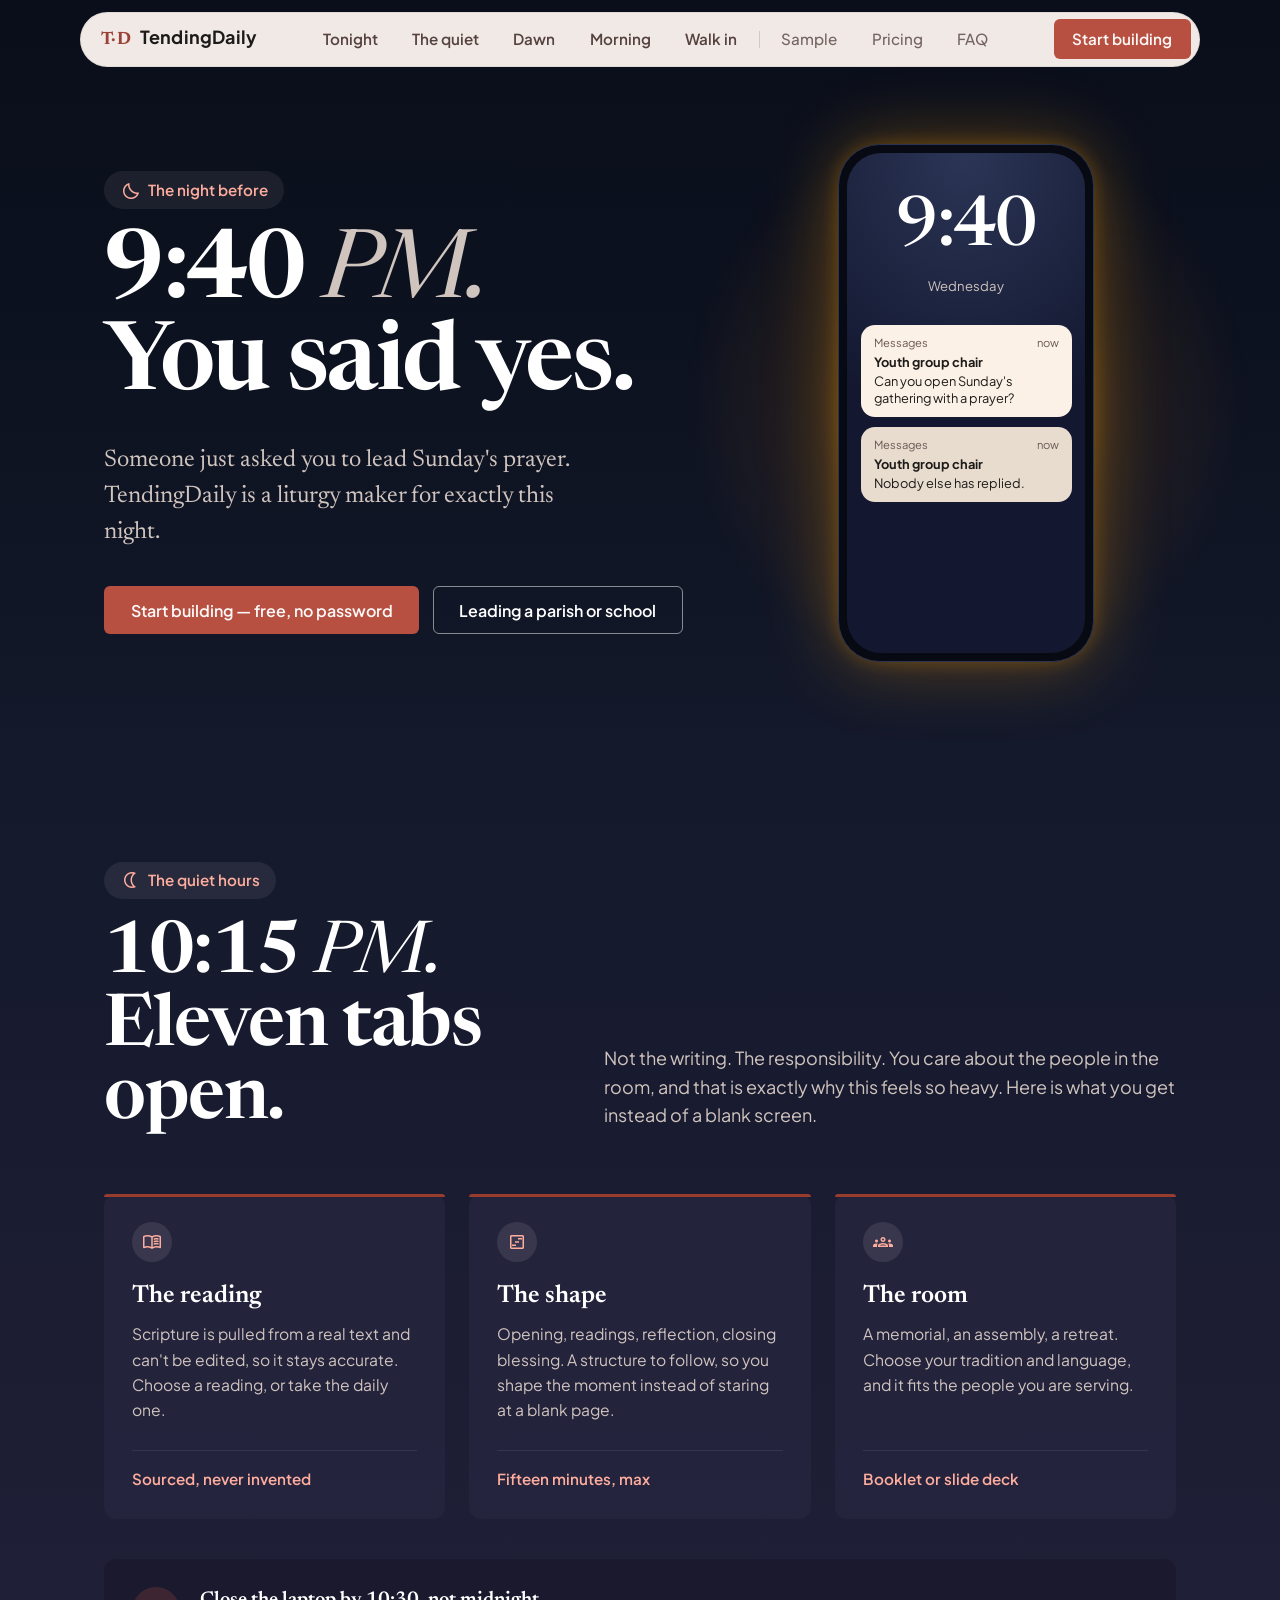
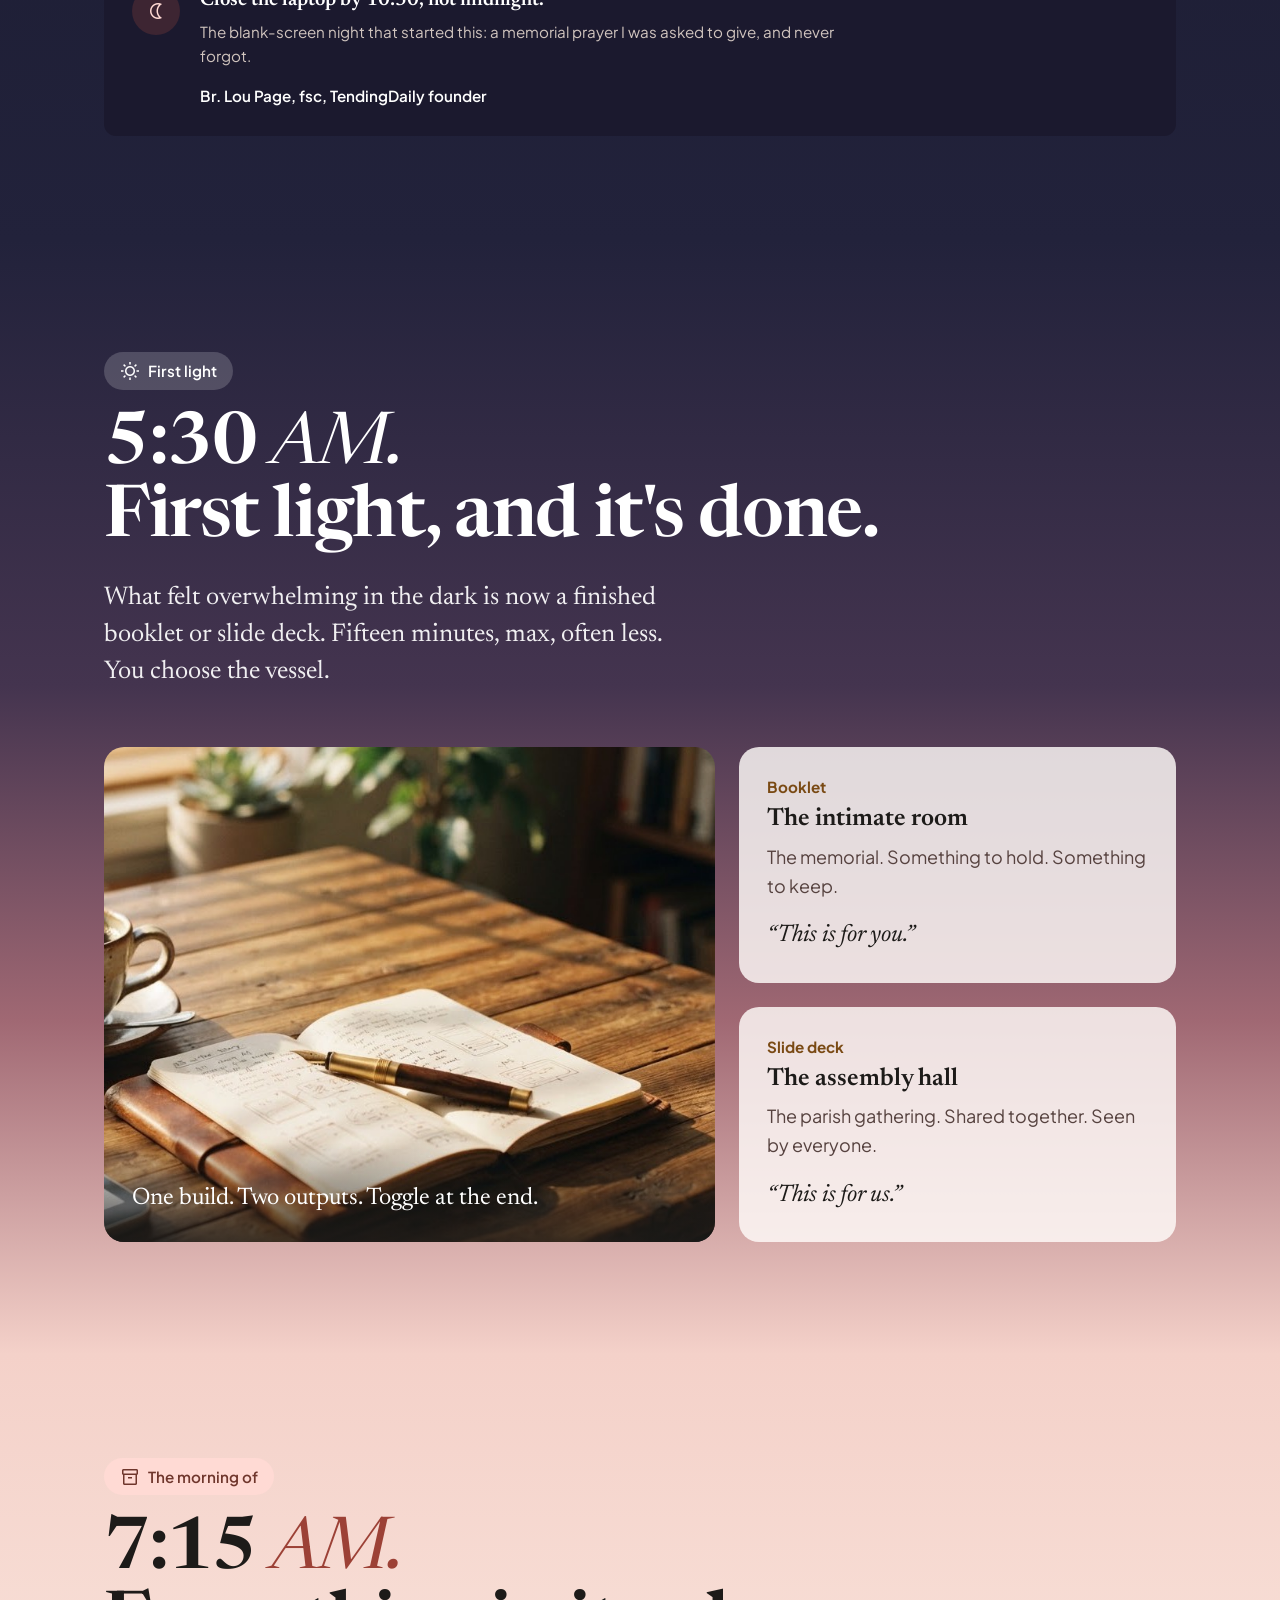
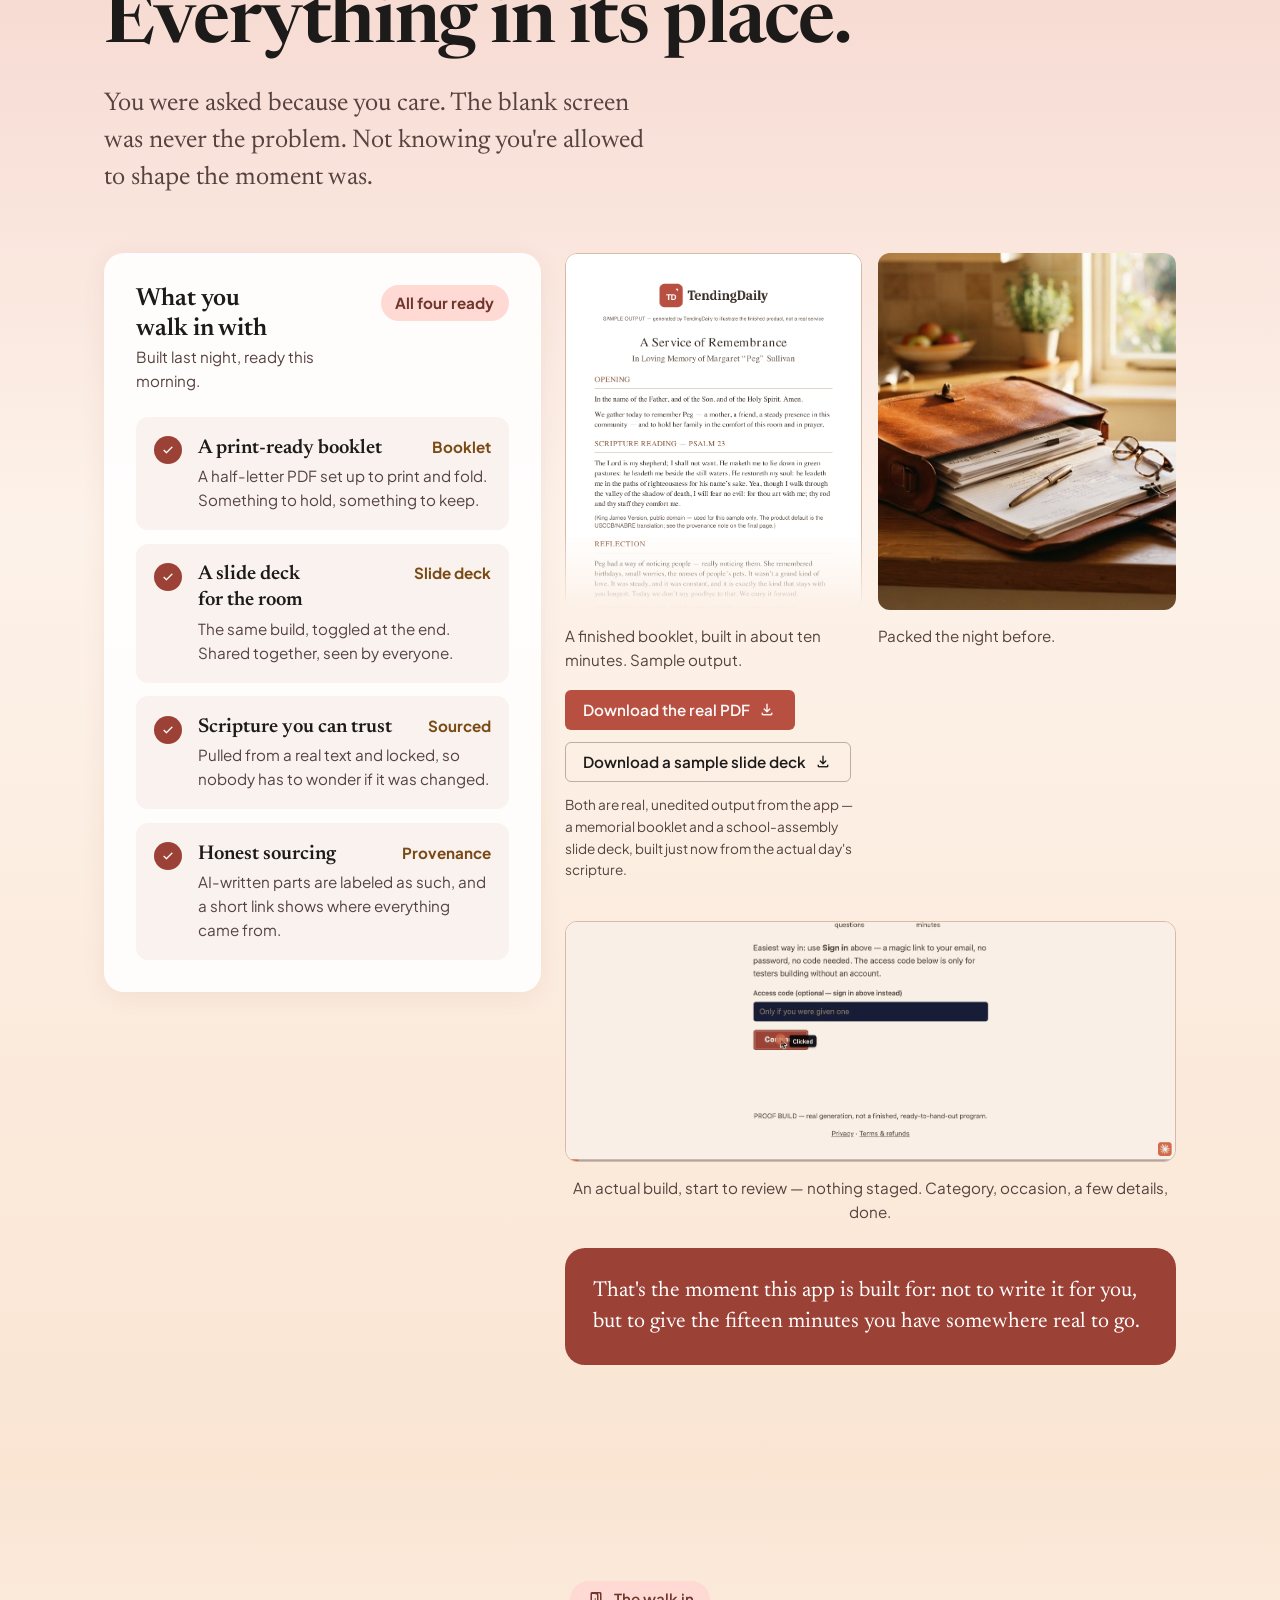
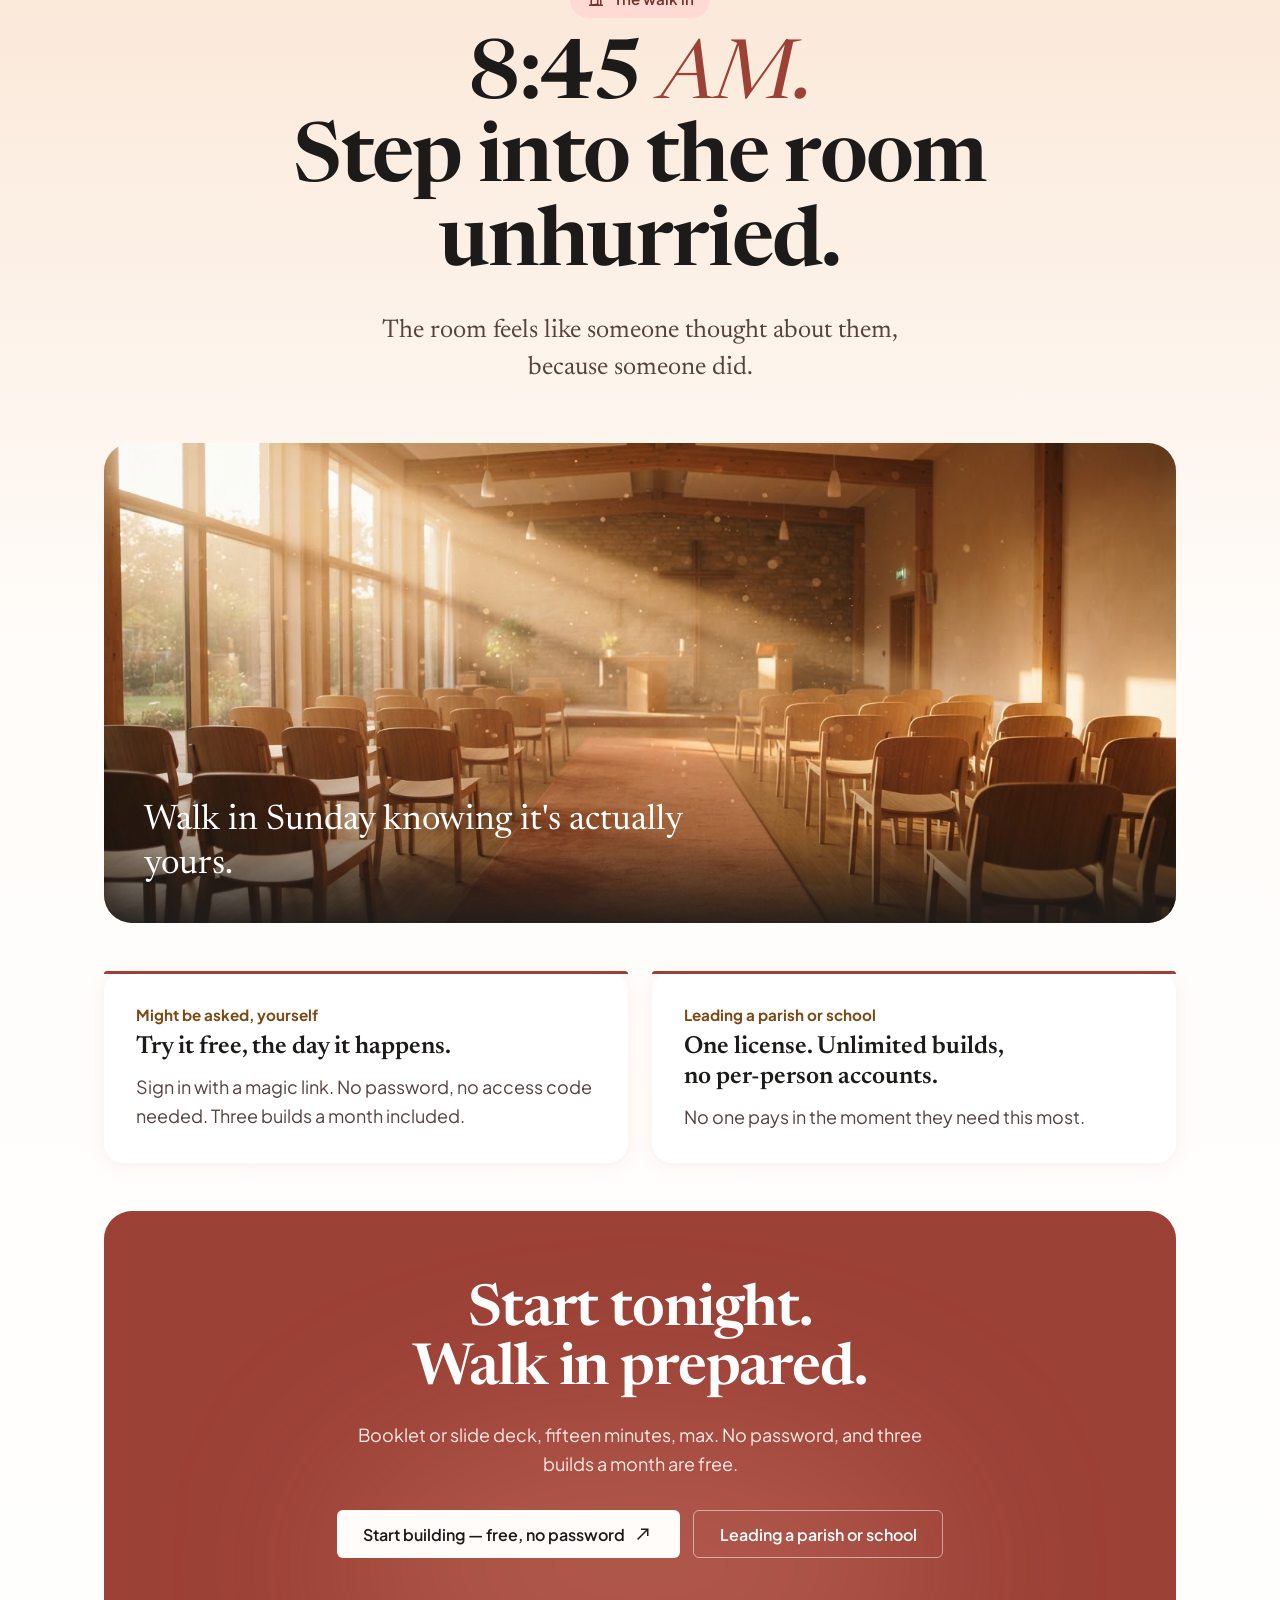
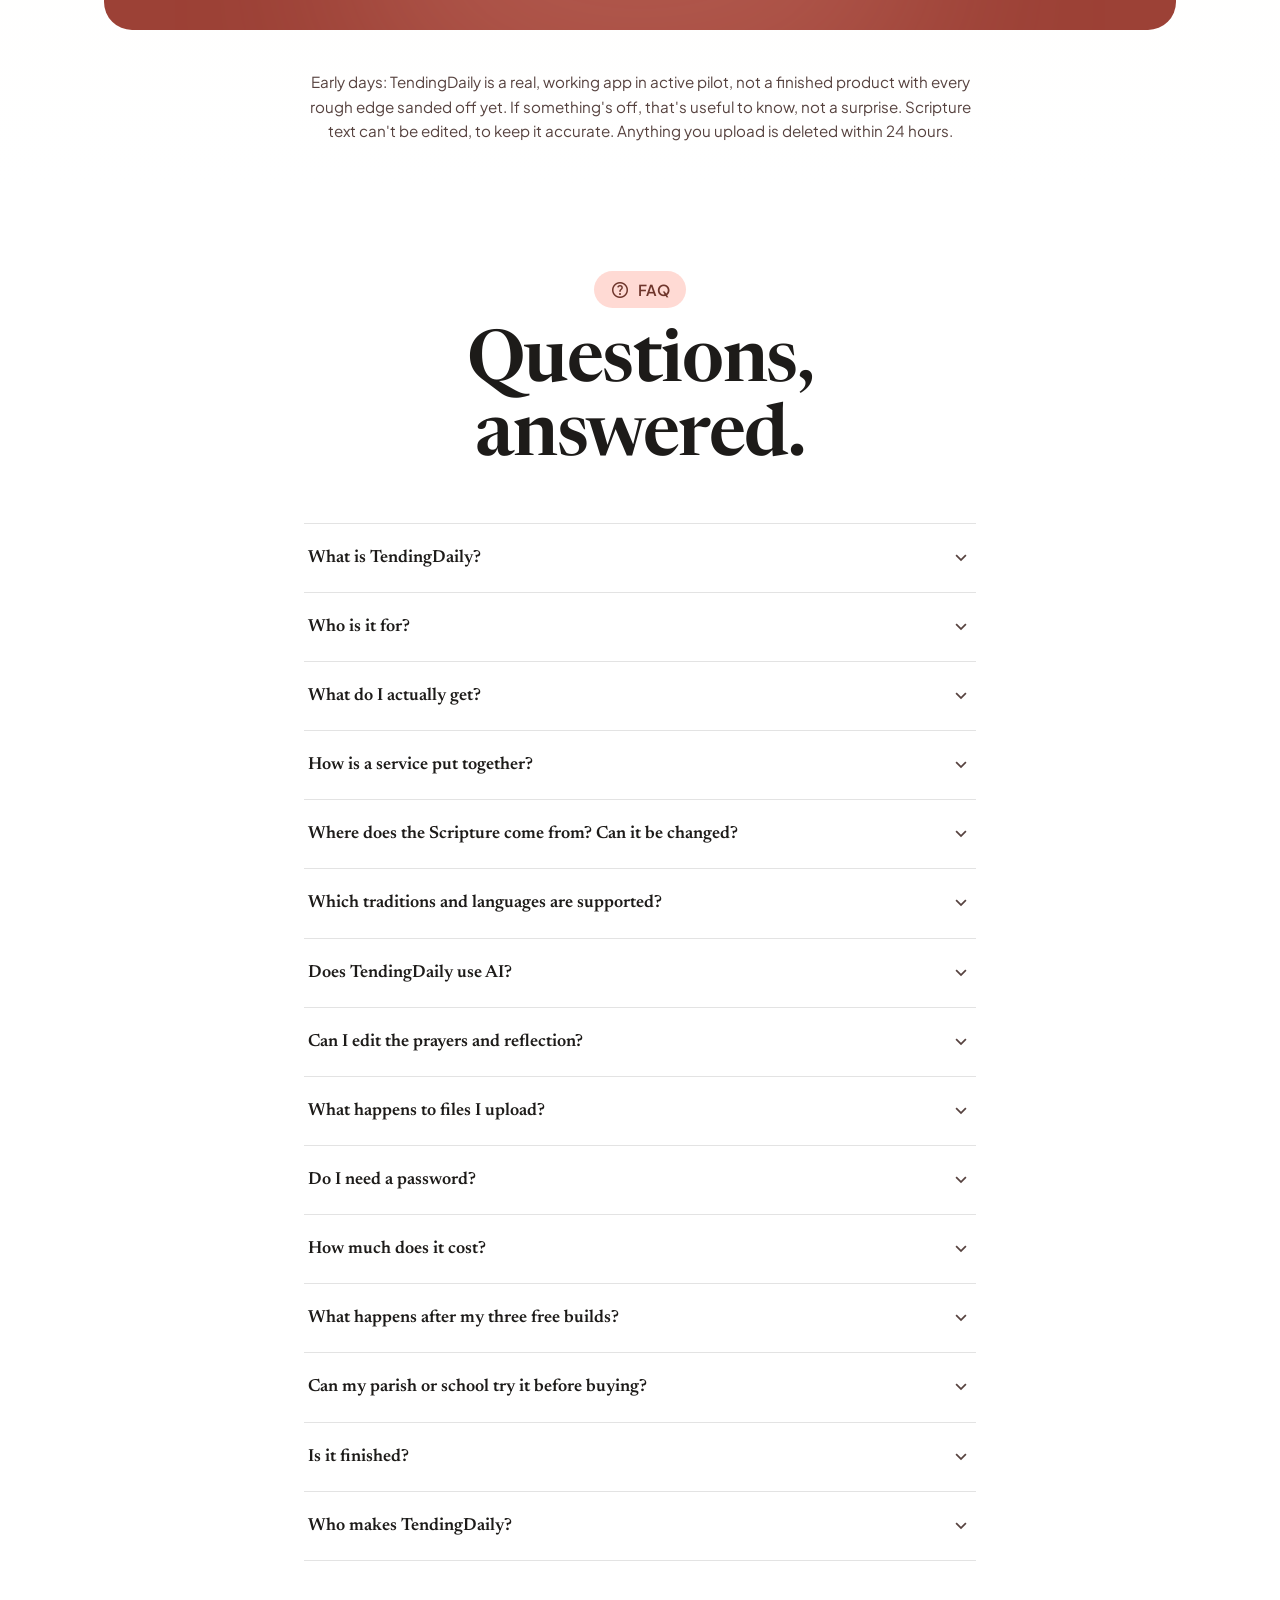
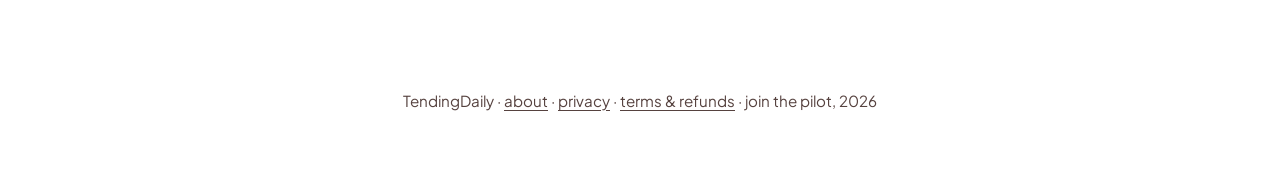
<file: index.html>
<!DOCTYPE html>
<html lang="en">
<head>
<meta charset="UTF-8">
<meta name="viewport" content="width=device-width, initial-scale=1">
<meta name="color-scheme" content="dark light">
<title>TendingDaily — build a prayer service or liturgy in 15 minutes</title>
<meta name="description" content="Build a booklet or slide deck for whatever you're planning, near or far. Fifteen minutes, max.">
<link rel="preconnect" href="https://fonts.googleapis.com">
<link rel="preconnect" href="https://fonts.gstatic.com" crossorigin>
<link href="https://fonts.googleapis.com/css2?family=Newsreader:ital,opsz,wght@0,6..72,400..700;1,6..72,400..700&family=Plus+Jakarta+Sans:wght@400;500;600;700&display=swap" rel="stylesheet">
<link href="https://fonts.googleapis.com/css2?family=Material+Symbols+Outlined:opsz,wght,FILL,GRAD@24,400,0,0&icon_names=arrow_downward,arrow_forward,bedtime,check,door_open,groups,inventory_2,menu_book,nightlight,north_east,view_timeline,wb_sunny&display=block" rel="stylesheet">
<script async src="https://www.googletagmanager.com/gtag/js?id=G-HCT4HWGS5W"></script>
<script>
  window.dataLayer = window.dataLayer || [];
  function gtag(){dataLayer.push(arguments);}
  gtag('js', new Date());
  gtag('config', 'G-HCT4HWGS5W');
  document.documentElement.classList.add('js');
</script>
<style>
  /* One night, five acts: 9:40 PM navy, 10:15 PM indigo, 5:30 AM dawn rose,
     7:15 AM morning gold, 8:45 AM white. Built from the Stitch "Dawn Transition"
     design; copy and claims are TendingDaily's own. */
  :root {
    /* the night, as a ladder */
    --navy-0: #0a0e1a;
    --navy-1: #0d1220;
    --navy-2: #14192b;
    --indigo: #1c1d33;
    --violet: #22223b;
    --plum: #44344f;
    --rose: #a06873;
    --blush: #f4d1c9;
    --cream: #fdf2e9;
    --sand: #fae5d3;
    --paper: #fffcf9;
    --white: #ffffff;

    /* ink */
    --ink: #1d1b19;
    --ink-soft: #56423f;
    --on-dark: #f6efec;
    --on-dark-soft: #d0c4be;
    --peach: #fead9e;
    --amber: #f59e0b;

    /* brand action color (locked, see DESIGN.md) */
    --terracotta: oklch(56.2% 0.138 29.8);
    --terracotta-deep: oklch(49.5% 0.124 29.2);
    --terracotta-banked: oklch(38% 0.10 29.5);
    --on-terracotta: oklch(98.2% 0.004 53);
    --gold-deep: #7a4a14;

    --font-display: 'Newsreader', Georgia, 'Times New Roman', serif;
    --font-body: 'Plus Jakarta Sans', -apple-system, BlinkMacSystemFont, 'Segoe UI', sans-serif;
    --radius-sm: 6px;
    --radius-md: 12px;
    --radius-lg: 20px;
    --ease-out: cubic-bezier(0.23, 1, 0.32, 1);
  }

  * { box-sizing: border-box; }
  html { scroll-behavior: smooth; background: linear-gradient(var(--navy-0) 50%, var(--white) 50%); }
  body {
    margin: 0;
    background: var(--white);
    color: var(--ink);
    font-family: var(--font-body);
    font-size: 1.125rem;
    line-height: 1.6;
    -webkit-font-smoothing: antialiased;
    overflow-x: hidden;
  }

  .wrap { max-width: 1120px; margin: 0 auto; padding: 0 1.5rem; }

  h1, h2, h3, h4 { font-family: var(--font-display); font-weight: 600; margin: 0; text-wrap: balance; }
  h1 i, h2 i { font-weight: 400; }
  h2 { font-size: clamp(2.5rem, 5.6vw, 4.5rem); line-height: 1.02; letter-spacing: -0.02em; }
  h3 { font-size: 1.55rem; line-height: 1.2; }
  h4 { font-size: 1.25rem; line-height: 1.3; }
  p { margin: 0 0 1rem; max-width: 62ch; }
  p:last-child { margin-bottom: 0; }

  .ms {
    font-family: 'Material Symbols Outlined';
    font-weight: 400;
    font-style: normal;
    display: inline-block;
    width: 1em; height: 1em;
    overflow: hidden;
    white-space: nowrap;
    line-height: 1;
    font-size: 20px;
    font-feature-settings: 'liga';
    -webkit-font-feature-settings: 'liga';
    vertical-align: middle;
    flex: none;
  }

  /* voices */
  .on-dark { color: var(--on-dark-soft); }
  .on-dark h1, .on-dark h2, .on-dark h3, .on-dark h4 { color: #fff; }
  .on-light { color: var(--ink-soft); }
  .on-light h1, .on-light h2, .on-light h3, .on-light h4 { color: var(--ink); }
  .lede { font-family: var(--font-display); font-size: clamp(1.3rem, 2.2vw, 1.6rem); line-height: 1.45; font-weight: 400; max-width: 40ch; }

  .pill {
    display: inline-flex; align-items: center; gap: 0.5rem;
    padding: 0.4rem 1rem;
    border-radius: 999px;
    font-size: 0.95rem; font-weight: 600;
    margin-bottom: 1.25rem;
  }
  .pill.dark { background: rgb(255 255 255 / 0.07); color: var(--peach); }
  .pill.light { background: #ffdad4; color: #6f362c; }
  .pill.glass { background: rgb(255 255 255 / 0.18); color: #fff; }

  /* ---------- buttons ---------- */
  .cta-row { display: flex; gap: 0.85rem; flex-wrap: wrap; }
  .btn {
    display: inline-flex; align-items: center; justify-content: center; gap: 0.5rem;
    min-height: 48px;
    padding: 0.8rem 1.6rem;
    border-radius: var(--radius-sm);
    border: 1px solid transparent;
    font-family: var(--font-body);
    font-weight: 600;
    font-size: 1rem;
    line-height: 1.2;
    text-decoration: none;
    white-space: nowrap;
    cursor: pointer;
    transition: transform 160ms var(--ease-out), background-color 160ms ease, border-color 160ms ease;
  }
  .btn:active { transform: scale(0.97); }
  .btn:focus-visible { outline: 2px solid var(--amber); outline-offset: 3px; }
  .btn-primary { background: var(--terracotta); color: var(--on-terracotta); }
  .btn-primary:active { background: var(--terracotta-banked); }
  .btn-ghost-dark { color: #fff; border-color: rgb(255 255 255 / 0.5); background: transparent; }
  .btn-ghost-light { color: var(--ink); border-color: rgb(29 27 25 / 0.3); background: transparent; }
  .btn-surface { background: var(--paper); color: var(--ink); }
  .btn-sm { min-height: 40px; padding: 0.5rem 1.1rem; font-size: 0.95rem; }
  .sample-downloads { display: flex; flex-wrap: wrap; gap: 0.75rem; margin-top: 1.1rem; }
  .sample-downloads .ms { font-size: 18px; }
  .sample-note { font-size: 0.85rem; color: var(--ink-soft); margin-top: 0.75rem; max-width: 36ch; }
  .screencap { margin: 2.5rem 0 0; }
  .screencap img { display: block; width: 100%; height: auto; border-radius: var(--radius-md); border: 1px solid #d8b9a8; }
  .screencap figcaption { margin-top: 0.85rem; font-size: 0.95rem; color: var(--ink-soft); text-align: center; }
  @media (hover: hover) and (pointer: fine) {
    .btn-primary:hover { background: var(--terracotta-deep); }
    .btn-ghost-dark:hover { border-color: #fff; background: rgb(255 255 255 / 0.1); }
    .btn-ghost-light:hover { border-color: var(--ink); background: rgb(29 27 25 / 0.05); }
    .btn-surface:hover { background: var(--cream); }
  }

  /* ---------- frosted bar: readable on every background ---------- */
  .bar {
    position: fixed; z-index: 50;
    top: 0.75rem; left: 50%; transform: translateX(-50%);
    width: min(1120px, calc(100% - 1.5rem));
    display: flex; align-items: center; justify-content: space-between; gap: 1rem;
    padding: 0.4rem 0.5rem 0.4rem 1.25rem;
    background: rgb(255 248 244 / 0.94);
    -webkit-backdrop-filter: blur(14px); backdrop-filter: blur(14px);
    border: 1px solid rgb(29 27 25 / 0.07);
    border-radius: 999px;
  }
  .brand { display: flex; align-items: baseline; gap: 0.55rem; text-decoration: none; color: var(--ink); }
  .brand .mark { font-family: var(--font-display); font-weight: 700; color: var(--terracotta-deep); letter-spacing: 0.02em; }
  .brand .name { font-weight: 700; letter-spacing: 0.01em; }
  .bar nav { display: none; align-items: center; gap: 0.25rem; }
  .bar nav a {
    padding: 0.4rem 0.95rem; border-radius: 999px;
    font-size: 0.95rem; font-weight: 600; color: var(--ink-soft); text-decoration: none;
    transition: background-color 160ms ease, color 160ms ease;
  }
  .bar nav a:focus-visible, .brand:focus-visible { outline: 2px solid var(--terracotta); outline-offset: 2px; }
  @media (hover: hover) and (pointer: fine) { .bar nav a:hover { background: rgb(29 27 25 / 0.07); color: var(--ink); } }
  @media (min-width: 960px) { .bar nav { display: flex; } }
  .nav-divider { width: 1px; height: 1.1rem; background: rgb(29 27 25 / 0.15); margin: 0 0.15rem; }
  .bar nav a.nav-func { font-weight: 500; opacity: 0.8; }

  .faq { padding: 5rem 0 6rem; }
  .faq .intro { text-align: center; max-width: 40rem; margin: 0 auto 3rem; }
  .faq-list { max-width: 42rem; margin: 0 auto; border-top: 1px solid rgb(29 27 25 / 0.12); }
  .faq-item { border-bottom: 1px solid rgb(29 27 25 / 0.12); }
  .faq-item summary {
    display: flex; align-items: center; justify-content: space-between; gap: 1rem;
    padding: 1.25rem 0.25rem; font-family: var(--font-display); font-weight: 600;
    font-size: 1.1rem; color: var(--ink); cursor: pointer; list-style: none;
  }
  .faq-item summary::-webkit-details-marker { display: none; }
  .faq-item summary .ms { font-size: 22px; color: var(--ink-soft); transition: transform 350ms var(--ease-out); flex: none; }
  .faq-item[open] summary .ms { transform: rotate(180deg); }
  .faq-item p { padding: 0 0.25rem 1.25rem; color: var(--ink-soft); }
  .faq-item a { color: var(--terracotta-deep); }

  /* ---------- ACT I, 9:40 PM: the midnight chamber ---------- */
  .act-1 {
    position: relative; overflow: hidden;
    background: linear-gradient(180deg, var(--navy-0), var(--navy-1) 45%, var(--navy-2));
    padding: 9rem 0 6rem;
  }
  .hero-grid { display: grid; grid-template-columns: minmax(0, 7fr) minmax(0, 5fr); gap: clamp(2rem, 5vw, 4rem); align-items: center; }
  h1 {
    font-size: clamp(3.6rem, 7.4vw, 6rem); /* 95px at 1280 */
    line-height: 0.98;
    letter-spacing: -0.025em;
    color: #fff;
  }
  h1 i { color: var(--on-dark-soft); }
  .hero-sub { font-family: var(--font-display); font-size: clamp(1.25rem, 2vw, 1.5rem); line-height: 1.5; font-weight: 400; color: var(--on-dark-soft); max-width: 30rem; margin: 1.75rem 0 2.25rem; }

  .phone-wrap { position: relative; display: grid; place-items: center; }
  .phone-wrap::before {
    content: ""; position: absolute; width: 135%; aspect-ratio: 1; border-radius: 50%;
    background: radial-gradient(closest-side, rgb(245 158 11 / 0.34), rgb(217 119 6 / 0.1) 55%, transparent 100%);
    pointer-events: none;
  }
  .phone {
    position: relative;
    width: min(16rem, 68vw); aspect-ratio: 9 / 18.2;
    padding: 0.5rem; border-radius: 2.6rem;
    background: #070a12; border: 1px solid #2c3350;
    box-shadow: 0 0 70px rgb(245 158 11 / 0.36), 0 0 18px rgb(245 158 11 / 0.24);
  }
  .screen {
    height: 100%; border-radius: 2.15rem; padding: 2.6rem 0.85rem 1rem;
    display: flex; flex-direction: column; gap: 0.6rem;
    background: radial-gradient(130% 75% at 50% 0%, #2b3556, #131830 72%);
  }
  .lock-time { font-family: var(--font-display); font-weight: 500; font-size: 4.3rem; line-height: 1; text-align: center; color: #fff; letter-spacing: -0.02em; }
  .lock-date { text-align: center; font-size: 0.82rem; color: var(--on-dark-soft); margin: 0.1rem 0 1.25rem; }
  .notif { background: #fbf1e6; color: var(--ink); border-radius: 14px; padding: 0.65rem 0.8rem; font-size: 0.8rem; line-height: 1.35; }
  .notif .meta { display: flex; justify-content: space-between; color: #6b5a55; font-size: 0.7rem; margin-bottom: 0.2rem; }
  .notif .who { font-weight: 700; margin: 0; }
  .notif .msg { margin: 0.1rem 0 0; max-width: none; }
  .notif.quiet { background: #e8dccf; }

  /* ---------- ACT II, 10:15 PM: stillness ---------- */
  .act-2 { background: linear-gradient(180deg, var(--navy-2), var(--indigo) 55%, var(--violet)); padding: 6.5rem 0; }
  .head-split { display: flex; flex-direction: column; gap: 1.5rem; margin-bottom: 3.5rem; }
  .head-split p { max-width: 44ch; }
  @media (min-width: 900px) { .head-split { flex-direction: row; align-items: flex-end; justify-content: space-between; } .head-split p { margin-bottom: 0.5rem; } }
  .cards-3 { display: grid; grid-template-columns: repeat(3, minmax(0, 1fr)); gap: 1.5rem; }
  .dcard {
    position: relative;
    background: rgb(40 38 64 / 0.72);
    border-radius: var(--radius-md);
    padding: 1.75rem;
    display: flex; flex-direction: column; justify-content: space-between; gap: 1.75rem;
    transition: transform 220ms var(--ease-out), background-color 220ms ease;
  }
  .dcard::before { content: ""; position: absolute; top: 0; left: 0; right: 0; height: 3px; border-radius: var(--radius-md) var(--radius-md) 0 0; background: #983c2e; }
  .dcard .chip { width: 40px; height: 40px; border-radius: 50%; display: grid; place-items: center; background: rgb(243 232 226 / 0.1); color: var(--peach); margin-bottom: 1.25rem; }
  .dcard h3 { margin-bottom: 0.6rem; }
  .dcard p { font-size: 0.98rem; }
  .dcard .foot { font-size: 0.95rem; font-weight: 600; color: var(--peach); padding-top: 1rem; border-top: 1px solid rgb(255 255 255 / 0.08); }
  @media (hover: hover) and (pointer: fine) { .dcard:hover { transform: translateY(-4px); background: rgb(46 42 74 / 0.9); } }

  .lamp-off {
    margin-top: 2.5rem; padding: 1.75rem;
    border-radius: var(--radius-md); background: #1b192e;
    display: flex; align-items: flex-start; gap: 1.25rem;
  }
  .lamp-off .chip { width: 48px; height: 48px; border-radius: 50%; display: grid; place-items: center; background: rgb(184 80 66 / 0.22); color: #ffdad4; flex: none; }
  .lamp-off h4 { margin-bottom: 0.4rem; }
  .lamp-off p { font-size: 0.95rem; }
  .lamp-off .sig { margin-top: 0.75rem; }
  .lamp-off .sig strong { color: #fff; font-weight: 600; }

  /* ---------- ACT III, 5:30 AM: dawn rose ---------- */
  .act-3 { background: linear-gradient(180deg, var(--violet), var(--plum) 40%, var(--rose) 70%, var(--blush)); padding: 7rem 0; }
  .act-3 .intro { max-width: 56rem; margin-bottom: 3.5rem; }
  .act-3 .lede { color: rgb(255 255 255 / 0.92); margin-top: 1.5rem; }
  .dawn-grid { display: grid; grid-template-columns: minmax(0, 7fr) minmax(0, 5fr); gap: 1.5rem; align-items: stretch; }
  .photo { position: relative; border-radius: var(--radius-lg); overflow: hidden; min-height: 420px; }
  .photo img { position: absolute; inset: 0; width: 100%; height: 100%; object-fit: cover; }
  .photo .cap { position: absolute; inset: auto 0 0 0; padding: 2.5rem 1.75rem 1.75rem; color: #fff; background: linear-gradient(to top, rgb(29 27 25 / 0.82), transparent); }
  .photo .cap p { font-family: var(--font-display); font-size: 1.5rem; line-height: 1.3; margin: 0; }
  .dawn-cards { display: grid; gap: 1.5rem; }
  .lcard { background: rgb(255 252 249 / 0.82); border-radius: var(--radius-lg); padding: 1.75rem; color: var(--ink-soft); }
  .lcard .kind { font-size: 0.95rem; font-weight: 700; color: var(--gold-deep); margin: 0 0 0.35rem; }
  .lcard h3 { margin-bottom: 0.5rem; color: var(--ink); }
  .lcard .line { font-family: var(--font-display); font-style: italic; font-size: 1.5rem; color: var(--ink); margin: 0.75rem 0 0; }

  /* ---------- ACT IV, 7:15 AM: morning gold ---------- */
  .act-4 { background: linear-gradient(180deg, var(--blush), var(--cream) 45%, var(--sand)); padding: 6.5rem 0; }
  .act-4 .lede { margin-top: 1.5rem; }
  .ready-grid { display: grid; grid-template-columns: minmax(0, 5fr) minmax(0, 7fr); gap: 1.5rem; margin-top: 3.5rem; align-items: start; }
  .manifest { background: rgb(255 255 255 / 0.9); border-radius: var(--radius-lg); padding: 2rem; box-shadow: 0 4px 25px rgb(107 51 41 / 0.07); }
  .manifest header { display: flex; justify-content: space-between; align-items: flex-start; gap: 1rem; margin-bottom: 1.5rem; }
  .manifest header p { font-size: 0.95rem; }
  .manifest .done { flex: none; background: #ffdad4; color: #6f362c; font-size: 0.95rem; font-weight: 700; padding: 0.35rem 0.9rem; border-radius: 999px; }
  .item { display: flex; gap: 1rem; padding: 1.1rem; border-radius: var(--radius-md); background: #f9f2ef; }
  .item + .item { margin-top: 0.85rem; }
  .item .tick { flex: none; width: 28px; height: 28px; border-radius: 50%; background: var(--terracotta-deep); color: #fff; display: grid; place-items: center; margin-top: 0.1rem; }
  .item .tick .ms { font-size: 18px; }
  .item .top { display: flex; justify-content: space-between; gap: 1rem; align-items: baseline; }
  .item h4 { color: var(--ink); }
  .item .tag { font-size: 0.95rem; font-weight: 700; color: var(--gold-deep); white-space: nowrap; }
  .item p { font-size: 0.95rem; margin-top: 0.2rem; }
  .pair { display: grid; grid-template-columns: repeat(2, minmax(0, 1fr)); gap: 1rem; align-items: start; }
  figure.sample, figure.bag { margin: 0; }
  .bag-photo { aspect-ratio: 5 / 6; overflow: hidden; border-radius: var(--radius-md); }
  .bag-photo img { display: block; width: 100%; height: 100%; object-fit: cover; object-position: 32% 50%; }
  figure.bag figcaption { margin-top: 0.85rem; font-size: 0.95rem; }
  .sample-page { aspect-ratio: 5 / 6; overflow: hidden; border-radius: var(--radius-md); border: 1px solid #d8b9a8; background: #fffdf9;
    -webkit-mask-image: linear-gradient(to bottom, #000 78%, transparent 100%); mask-image: linear-gradient(to bottom, #000 78%, transparent 100%); }
  .sample-page img { display: block; width: 100%; height: auto; }
  figure.sample figcaption { margin-top: 0.85rem; font-size: 0.95rem; }
  .pull { margin-top: 1.5rem; padding: 1.75rem; border-radius: var(--radius-lg); background: var(--terracotta-deep); color: #fff; }
  .pull p { font-family: var(--font-display); font-size: 1.35rem; line-height: 1.4; margin: 0; max-width: none; }

  /* ---------- ACT V, 8:45 AM: the walk in ---------- */
  .act-5 { background: linear-gradient(180deg, var(--sand), var(--paper) 40%, var(--white)); padding: 7rem 0 3rem; }
  .act-5 .intro { text-align: center; max-width: 48rem; margin: 0 auto 3.5rem; }
  .act-5 .intro .lede { margin: 1.5rem auto 0; }
  .act-5 h2 { font-size: clamp(2.8rem, 6.4vw, 5.5rem); }
  .act-5 h2 i { color: var(--terracotta-deep); }
  .hall { position: relative; border-radius: 28px; overflow: hidden; height: clamp(320px, 42vw, 480px); }
  .hall img { width: 100%; height: 100%; object-fit: cover; display: block; }
  .hall .cap { position: absolute; inset: auto 0 0 0; padding: 3rem 2.5rem 2.25rem; color: #fff; background: linear-gradient(to top, rgb(29 27 25 / 0.9), rgb(29 27 25 / 0.25), transparent); }
  .hall .cap p { font-family: var(--font-display); font-size: clamp(1.5rem, 3vw, 2.2rem); line-height: 1.25; margin: 0; max-width: 28ch; }
  .paths { display: grid; grid-template-columns: repeat(2, minmax(0, 1fr)); gap: 1.5rem; margin: 3rem 0; }
  .path { position: relative; background: #fff; border-radius: var(--radius-lg); padding: 2rem; box-shadow: 0 2px 18px rgb(152 60 46 / 0.07); }
  .path::before { content: ""; position: absolute; top: 0; left: 0; right: 0; height: 3px; border-radius: var(--radius-lg) var(--radius-lg) 0 0; background: var(--terracotta-deep); }
  .path .kind { font-size: 0.95rem; font-weight: 700; color: var(--gold-deep); margin: 0 0 0.4rem; }
  .path h3 { margin-bottom: 0.6rem; color: var(--ink); }

  .final { position: relative; overflow: hidden; border-radius: 28px; background: var(--terracotta-deep); color: #fff; padding: clamp(2.5rem, 6vw, 4.5rem) 1.5rem; text-align: center; }
  .final::after { content: ""; position: absolute; left: 50%; bottom: -5rem; transform: translateX(-50%); width: 38rem; max-width: 100%; height: 18rem; border-radius: 50%; background: rgb(254 173 158 / 0.22); filter: blur(90px); pointer-events: none; }
  .final > * { position: relative; z-index: 1; }
  .final h2 { color: #fff; font-size: clamp(2.2rem, 5vw, 3.6rem); max-width: 16ch; margin: 0 auto 1.25rem; }
  .final p { color: #ffe9e4; max-width: 38rem; margin: 0 auto 2rem; }
  .final .cta-row { justify-content: center; }
  .proof-note { font-size: 0.95rem; max-width: 62ch; margin: 2.5rem auto 0; text-align: center; color: var(--ink-soft); }

  footer { background: var(--white); padding: 2rem 0 3.5rem; }
  footer p { font-size: 0.95rem; color: var(--ink-soft); max-width: none; text-align: center; }
  footer a { color: var(--ink-soft); text-underline-offset: 3px; }
  footer a:focus-visible { outline: 2px solid var(--terracotta); outline-offset: 2px; }

  /* ---------- motion ---------- */
  @media (prefers-reduced-motion: no-preference) {
    .rise { opacity: 0; transform: translateY(10px); animation: rise 520ms var(--ease-out) forwards; animation-delay: calc(var(--i, 0) * 90ms); }
    @keyframes rise { to { opacity: 1; transform: none; } }
    .phone-wrap::before { animation: lamp 1400ms ease-out 300ms both; }
    @keyframes lamp { from { opacity: 0; } to { opacity: 1; } }
    .notif { animation: arrive 480ms var(--ease-out) both; }
    .notif:nth-of-type(1) { animation-delay: 900ms; }
    .notif:nth-of-type(2) { animation-delay: 1500ms; }
    @keyframes arrive { from { opacity: 0; transform: translateY(-10px) scale(0.97); } to { opacity: 1; transform: none; } }
    .js .reveal { opacity: 0; transform: translateY(14px); transition: opacity 650ms var(--ease-out), transform 650ms var(--ease-out); }
    .js .reveal.in { opacity: 1; transform: none; }
  }

  /* ---------- small screens ---------- */
  @media (max-width: 900px) {
    .hero-grid, .dawn-grid, .ready-grid, .cards-3, .paths { grid-template-columns: 1fr; }
    .act-1 { padding: 7rem 0 4rem; }
    .phone-wrap { margin-top: 1.5rem; }
    .phone-wrap::before { width: 110%; }
    .act-2, .act-4 { padding: 4.5rem 0; }
    .act-3 { padding: 4.5rem 0; }
    .act-5 { padding-top: 4.5rem; }
    .photo { min-height: 320px; }
    .cta-row .btn { flex: 1 1 100%; white-space: normal; }
    .manifest { padding: 1.25rem; }
    .manifest header, .item .top { flex-direction: column; gap: 0.25rem; }
    .hall .cap { padding: 2rem 1.25rem 1.5rem; }
  }
  @media (max-width: 560px) { .pair { grid-template-columns: 1fr; } }
</style>
</head>
<body>

<header class="bar">
  <a class="brand" href="#night"><span class="mark">T·D</span><span class="name">TendingDaily</span></a>
  <nav aria-label="The night, in order">
    <a href="#night">Tonight</a>
    <a href="#quiet">The quiet</a>
    <a href="#dawn">Dawn</a>
    <a href="#morning">Morning</a>
    <a href="#walkin">Walk in</a>
    <span class="nav-divider" aria-hidden="true"></span>
    <a class="nav-func" href="#sample">Sample</a>
    <a class="nav-func" href="#pricing">Pricing</a>
    <a class="nav-func" href="#faq">FAQ</a>
  </nav>
  <a class="btn btn-primary btn-sm" href="https://app.tendingdaily.org" onclick="gtag('event','start_building_click')">Start building</a>
</header>

<main>

  <!-- ACT I, 9:40 PM -->
  <section class="act-1 on-dark" id="night">
    <div class="wrap hero-grid">
      <div>
        <span class="pill dark rise" style="--i:0"><span class="ms" aria-hidden="true">bedtime</span>The night before</span>
        <h1 class="rise" style="--i:1">9:40 <i>PM.</i><br>You said yes.</h1>
        <p class="hero-sub rise" style="--i:2">Someone just asked you to lead Sunday's prayer. TendingDaily is a liturgy maker for exactly this night.</p>
        <div class="cta-row rise" style="--i:3">
          <a class="btn btn-primary" href="https://app.tendingdaily.org" onclick="gtag('event','start_building_click')">Start building — free, no password</a>
          <a class="btn btn-ghost-dark" href="mailto:ourenglish2019@gmail.com?subject=TendingDaily%20institutional%20license" onclick="gtag('event','get_in_touch_click')">Leading a parish or school</a>
        </div>
      </div>
      <div class="phone-wrap">
        <div class="phone" role="img" aria-label="A phone lock screen at 9:40 on a Wednesday night. A text from the youth group chair reads: Can you open Sunday's gathering with a prayer? A second text reads: Nobody else has replied.">
          <div class="screen" aria-hidden="true">
            <div class="lock-time">9:40</div>
            <div class="lock-date">Wednesday</div>
            <div class="notif">
              <div class="meta"><span>Messages</span><span>now</span></div>
              <p class="who">Youth group chair</p>
              <p class="msg">Can you open Sunday's gathering with a prayer?</p>
            </div>
            <div class="notif quiet">
              <div class="meta"><span>Messages</span><span>now</span></div>
              <p class="who">Youth group chair</p>
              <p class="msg">Nobody else has replied.</p>
            </div>
          </div>
        </div>
      </div>
    </div>
  </section>

  <!-- ACT II, 10:15 PM -->
  <section class="act-2 on-dark" id="quiet">
    <div class="wrap">
      <div class="head-split reveal">
        <div>
          <span class="pill dark"><span class="ms" aria-hidden="true">nightlight</span>The quiet hours</span>
          <h2>10:15 <i>PM.</i><br>Eleven tabs open.</h2>
        </div>
        <p>Not the writing. The responsibility. You care about the people in the room, and that is exactly why this feels so heavy. Here is what you get instead of a blank screen.</p>
      </div>

      <div class="cards-3 reveal">
        <article class="dcard">
          <div>
            <div class="chip"><span class="ms" aria-hidden="true">menu_book</span></div>
            <h3>The reading</h3>
            <p>Scripture is pulled from a real text and can't be edited, so it stays accurate. Choose a reading, or take the daily one.</p>
          </div>
          <p class="foot">Sourced, never invented</p>
        </article>
        <article class="dcard">
          <div>
            <div class="chip"><span class="ms" aria-hidden="true">view_timeline</span></div>
            <h3>The shape</h3>
            <p>Opening, readings, reflection, closing blessing. A structure to follow, so you shape the moment instead of staring at a blank page.</p>
          </div>
          <p class="foot">Fifteen minutes, max</p>
        </article>
        <article class="dcard">
          <div>
            <div class="chip"><span class="ms" aria-hidden="true">groups</span></div>
            <h3>The room</h3>
            <p>A memorial, an assembly, a retreat. Choose your tradition and language, and it fits the people you are serving.</p>
          </div>
          <p class="foot">Booklet or slide deck</p>
        </article>
      </div>

      <div class="lamp-off reveal">
        <div class="chip"><span class="ms" aria-hidden="true">nightlight</span></div>
        <div>
          <h4>Close the laptop by 10:30, not midnight.</h4>
          <p>The blank-screen night that started this: a memorial prayer I was asked to give, and never forgot.</p>
          <p class="sig"><strong>Br. Lou Page, fsc, TendingDaily founder</strong></p>
        </div>
      </div>
    </div>
  </section>

  <!-- ACT III, 5:30 AM -->
  <section class="act-3" id="dawn">
    <div class="wrap">
      <div class="intro on-dark reveal">
        <span class="pill glass"><span class="ms" aria-hidden="true">wb_sunny</span>First light</span>
        <h2>5:30 <i>AM.</i><br>First light, and it's done.</h2>
        <p class="lede">What felt overwhelming in the dark is now a finished booklet or slide deck. Fifteen minutes, max, often less. You choose the vessel.</p>
      </div>
      <div class="dawn-grid reveal">
        <div class="photo">
          <img src="img/dawn-desk.jpg" width="780" height="768" loading="lazy" style="object-position: 70% 35%;" alt="Morning light across a wooden desk with a cup of coffee and an open notebook with a pen.">
          <div class="cap"><p>One build. Two outputs. Toggle at the end.</p></div>
        </div>
        <div class="dawn-cards">
          <article class="lcard">
            <p class="kind">Booklet</p>
            <h3>The intimate room</h3>
            <p>The memorial. Something to hold. Something to keep.</p>
            <p class="line">“This is for you.”</p>
          </article>
          <article class="lcard">
            <p class="kind">Slide deck</p>
            <h3>The assembly hall</h3>
            <p>The parish gathering. Shared together. Seen by everyone.</p>
            <p class="line">“This is for us.”</p>
          </article>
        </div>
      </div>
    </div>
  </section>

  <!-- ACT IV, 7:15 AM -->
  <section class="act-4 on-light" id="morning">
    <div class="wrap">
      <div class="reveal">
        <span class="pill light"><span class="ms" aria-hidden="true">inventory_2</span>The morning of</span>
        <h2>7:15 <i style="color: var(--terracotta-deep);">AM.</i><br>Everything in its place.</h2>
        <p class="lede">You were asked because you care. The blank screen was never the problem. Not knowing you're allowed to shape the moment was.</p>
      </div>

      <div class="ready-grid">
        <div class="manifest reveal">
          <header>
            <div>
              <h3>What you walk in with</h3>
              <p>Built last night, ready this morning.</p>
            </div>
            <span class="done">All four ready</span>
          </header>
          <div class="item">
            <span class="tick"><span class="ms" aria-hidden="true">check</span></span>
            <div>
              <div class="top"><h4>A print-ready booklet</h4><span class="tag">Booklet</span></div>
              <p>A half-letter PDF set up to print and fold. Something to hold, something to keep.</p>
            </div>
          </div>
          <div class="item">
            <span class="tick"><span class="ms" aria-hidden="true">check</span></span>
            <div>
              <div class="top"><h4>A slide deck for the room</h4><span class="tag">Slide deck</span></div>
              <p>The same build, toggled at the end. Shared together, seen by everyone.</p>
            </div>
          </div>
          <div class="item">
            <span class="tick"><span class="ms" aria-hidden="true">check</span></span>
            <div>
              <div class="top"><h4>Scripture you can trust</h4><span class="tag">Sourced</span></div>
              <p>Pulled from a real text and locked, so nobody has to wonder if it was changed.</p>
            </div>
          </div>
          <div class="item">
            <span class="tick"><span class="ms" aria-hidden="true">check</span></span>
            <div>
              <div class="top"><h4>Honest sourcing</h4><span class="tag">Provenance</span></div>
              <p>AI-written parts are labeled as such, and a short link shows where everything came from.</p>
            </div>
          </div>
        </div>

        <div class="reveal">
          <div class="pair">
            <figure class="sample" id="sample">
              <div class="sample-page">
                <img src="sample-booklet.png" width="825" height="1275" loading="lazy" alt="First page of a sample booklet titled A Service of Remembrance, showing an opening prayer, a Psalm 23 reading, and a reflection.">
              </div>
              <figcaption>A finished booklet, built in about ten minutes. Sample output.</figcaption>
              <div class="sample-downloads">
                <a class="btn btn-primary btn-sm" href="sample-memorial-booklet.pdf" download onclick="gtag('event','sample_download_click',{sample_type:'booklet'})">Download the real PDF <span class="ms" aria-hidden="true">download</span></a>
                <a class="btn btn-ghost-light btn-sm" href="sample-school-assembly-deck.pptx" download onclick="gtag('event','sample_download_click',{sample_type:'slidedeck'})">Download a sample slide deck <span class="ms" aria-hidden="true">download</span></a>
              </div>
              <p class="sample-note">Both are real, unedited output from the app — a memorial booklet and a school-assembly slide deck, built just now from the actual day's scripture.</p>
            </figure>
            <figure class="bag">
              <div class="bag-photo">
                <img src="img/satchel.jpg" width="1408" height="768" loading="lazy" alt="A worn leather satchel open on a sunlit kitchen counter, with printed pages, a pen, reading glasses, and a cup of coffee beside it.">
              </div>
              <figcaption>Packed the night before.</figcaption>
            </figure>
          </div>

          <figure class="screencap reveal">
            <img src="sample-build-demo.gif" width="1427" height="560" loading="lazy" alt="Screen recording of a real build: picking the Family / Life passage category, the Memorial occasion, filling in language, tradition and a short theme note, then reaching the review screen.">
            <figcaption>An actual build, start to review — nothing staged. Category, occasion, a few details, done.</figcaption>
          </figure>

          <div class="pull">
            <p>That's the moment this app is built for: not to write it for you, but to give the fifteen minutes you have somewhere real to go.</p>
          </div>
        </div>
      </div>
    </div>
  </section>

  <!-- ACT V, 8:45 AM -->
  <section class="act-5 on-light" id="walkin">
    <div class="wrap">
      <div class="intro reveal">
        <span class="pill light"><span class="ms" aria-hidden="true">door_open</span>The walk in</span>
        <h2>8:45 <i>AM.</i><br>Step into the room unhurried.</h2>
        <p class="lede">The room feels like someone thought about them, because someone did.</p>
      </div>

      <div class="hall reveal">
        <img src="img/morning-hall.jpg" width="1408" height="768" loading="lazy" alt="A sunlit gathering hall with wooden chairs set out in rows on either side of a terracotta rug, and morning light falling through tall windows toward a simple altar and cross.">
        <div class="cap"><p>Walk in Sunday knowing it's actually yours.</p></div>
      </div>

      <div class="paths reveal" id="pricing">
        <article class="path">
          <p class="kind">Might be asked, yourself</p>
          <h3>Try it free, the day it happens.</h3>
          <p>Sign in with a magic link. No password, no access code needed. Three builds a month included.</p>
        </article>
        <article class="path">
          <p class="kind">Leading a parish or school</p>
          <h3>One license. Unlimited builds, no per-person accounts.</h3>
          <p>No one pays in the moment they need this most.</p>
        </article>
      </div>

      <div class="final reveal">
        <h2>Start tonight. Walk in prepared.</h2>
        <p>Booklet or slide deck, fifteen minutes, max. No password, and three builds a month are free.</p>
        <div class="cta-row">
          <a class="btn btn-surface" href="https://app.tendingdaily.org" onclick="gtag('event','start_building_click')">Start building — free, no password <span class="ms" aria-hidden="true">north_east</span></a>
          <a class="btn btn-ghost-dark" href="mailto:ourenglish2019@gmail.com?subject=TendingDaily%20institutional%20license" onclick="gtag('event','get_in_touch_click')">Leading a parish or school</a>
        </div>
      </div>

      <p class="proof-note">Early days: TendingDaily is a real, working app in active pilot, not a finished product with every rough edge sanded off yet. If something's off, that's useful to know, not a surprise. Scripture text can't be edited, to keep it accurate. Anything you upload is deleted within 24 hours.</p>
    </div>
  </section>

  <section class="faq on-light" id="faq">
    <div class="wrap">
      <div class="intro reveal">
        <span class="pill light"><span class="ms" aria-hidden="true">help</span>FAQ</span>
        <h2>Questions, answered.</h2>
      </div>

      <div class="faq-list reveal">
        <details class="faq-item">
          <summary>What is TendingDaily?<span class="ms" aria-hidden="true">expand_more</span></summary>
          <p>It's a liturgy maker. You choose the occasion, the tradition and the readings, and in about fifteen minutes TendingDaily builds a prayer service you can print as a booklet or show as a slide deck.</p>
        </details>
        <details class="faq-item">
          <summary>Who is it for?<span class="ms" aria-hidden="true">expand_more</span></summary>
          <p>Anyone who's said yes to leading a prayer: a youth group, a staff meeting, a memorial, a class Mass, a retreat. Parishes and schools can also license it for everyone who leads prayer there.</p>
        </details>
        <details class="faq-item">
          <summary>What do I actually get?<span class="ms" aria-hidden="true">expand_more</span></summary>
          <p>Two things from the same build: a print-ready half-letter PDF booklet, for a smaller room, and a slide deck, for a hall or a projector. You pick which one at setup, matched to the occasion, and can change it before you build.</p>
        </details>
        <details class="faq-item">
          <summary>How is a service put together?<span class="ms" aria-hidden="true">expand_more</span></summary>
          <p>Each build follows a familiar shape: opening, readings, reflection and closing blessing. You choose the tradition, the language and the type of event, and the service is built to fit.</p>
        </details>
        <details class="faq-item">
          <summary>Where does the Scripture come from? Can it be changed?<span class="ms" aria-hidden="true">expand_more</span></summary>
          <p>Readings are pulled from the New American Bible, Revised Edition and locked, so nobody can edit them by accident or on purpose. What appears in your booklet is what's in the text, with the required copyright line attached.</p>
        </details>
        <details class="faq-item">
          <summary>Which traditions and languages are supported?<span class="ms" aria-hidden="true">expand_more</span></summary>
          <p>Catholic, Ecumenical, Non-denominational and Lasallian traditions. Builds run in English, Spanish, Vietnamese and French today, with Tagalog and Urdu on the way.</p>
        </details>
        <details class="faq-item">
          <summary>Does TendingDaily use AI?<span class="ms" aria-hidden="true">expand_more</span></summary>
          <p>Yes, for some parts, such as a draft reflection or prayer. Every AI-written section is labelled, and each build includes a short provenance link showing what came from Scripture, what came from you and what was generated. Scripture itself is never AI-written.</p>
        </details>
        <details class="faq-item">
          <summary>Can I edit the prayers and reflection?<span class="ms" aria-hidden="true">expand_more</span></summary>
          <p>Yes, everything except the readings.</p>
        </details>
        <details class="faq-item">
          <summary>What happens to files I upload?<span class="ms" aria-hidden="true">expand_more</span></summary>
          <p>They're deleted within 24 hours; a cover photo is deleted the moment your build finishes rendering. If you sign in, we also keep your email and build count for as long as your account exists — see the <a href="/privacy.html">privacy page</a> for the full picture.</p>
        </details>
        <details class="faq-item">
          <summary>Do I need a password?<span class="ms" aria-hidden="true">expand_more</span></summary>
          <p>No. Enter your email and we'll send you a sign-in link. No password and no access code.</p>
        </details>
        <details class="faq-item">
          <summary>How much does it cost?<span class="ms" aria-hidden="true">expand_more</span></summary>
          <p>Individuals get three builds a month free. Parishes and schools can take out one institutional license: unlimited builds, with no need to set up accounts for each person. <a href="mailto:ourenglish2019@gmail.com?subject=TendingDaily%20institutional%20license">Email us</a> for a quote.</p>
        </details>
        <details class="faq-item">
          <summary>What happens after my three free builds?<span class="ms" aria-hidden="true">expand_more</span></summary>
          <p>Wait until next month, upgrade to pay per build, or ask your parish or school about a license.</p>
        </details>
        <details class="faq-item">
          <summary>Can my parish or school try it before buying?<span class="ms" aria-hidden="true">expand_more</span></summary>
          <p>Yes — <a href="mailto:ourenglish2019@gmail.com?subject=TendingDaily%20institutional%20license">email us</a> for a 14-day free trial, no card needed.</p>
        </details>
        <details class="faq-item">
          <summary>Is it finished?<span class="ms" aria-hidden="true">expand_more</span></summary>
          <p>Not yet. TendingDaily is in an active pilot for 2026, so you may hit a rough edge. If you do, tell us at <a href="mailto:ourenglish2019@gmail.com">ourenglish2019@gmail.com</a>. We read every message.</p>
        </details>
        <details class="faq-item">
          <summary>Who makes TendingDaily?<span class="ms" aria-hidden="true">expand_more</span></summary>
          <p>Lou Page, fsc, a De La Salle Brother who has been the one up late before a prayer service more than once.</p>
        </details>
      </div>
    </div>
  </section>

</main>

<footer>
  <div class="wrap">
    <p>TendingDaily &middot; <a href="/about.html">about</a> &middot; <a href="/privacy.html">privacy</a> &middot; <a href="/terms.html">terms &amp; refunds</a> &middot; join the pilot, 2026</p>
  </div>
</footer>

<script>
  // Reveal blocks as they enter view. Without IntersectionObserver, show everything.
  (function () {
    var els = document.querySelectorAll('.reveal');
    if (!('IntersectionObserver' in window)) {
      els.forEach(function (el) { el.classList.add('in'); });
      return;
    }
    var io = new IntersectionObserver(function (entries) {
      entries.forEach(function (e) {
        if (e.isIntersecting) { e.target.classList.add('in'); io.unobserve(e.target); }
      });
    }, { threshold: 0.12 });
    els.forEach(function (el) { io.observe(el); });
  })();
</script>

</body>
</html>
</file>
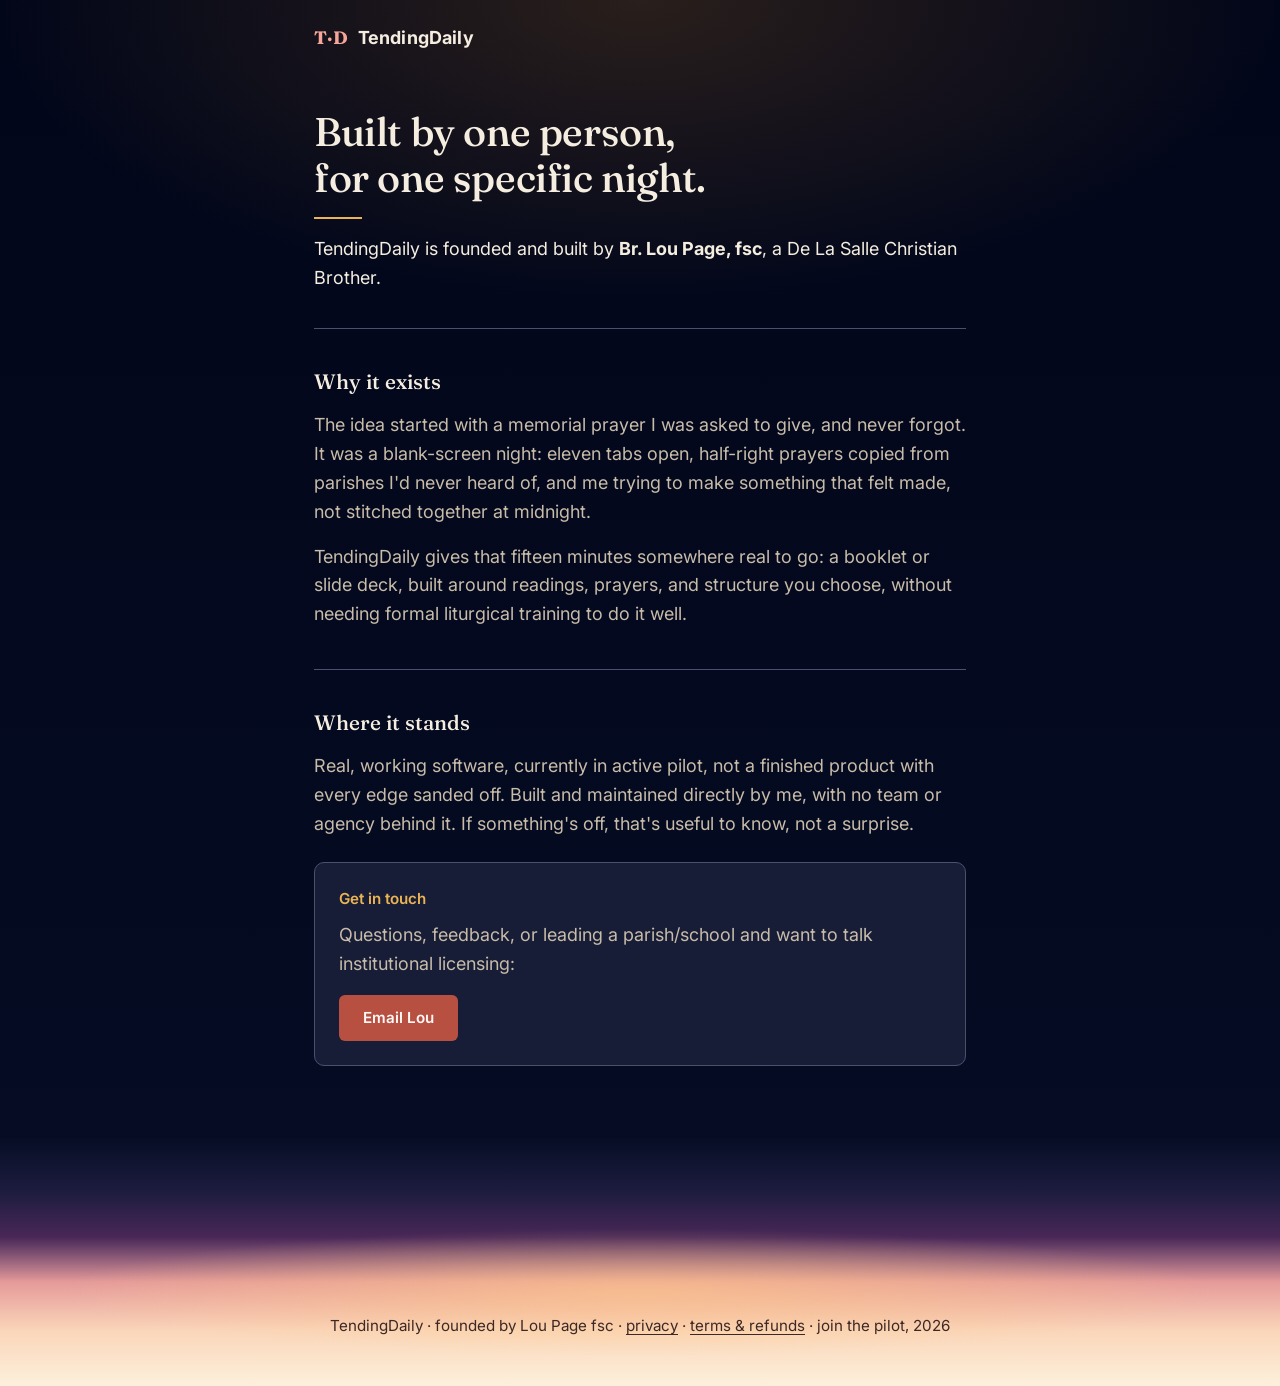
<file: about.html>
<!DOCTYPE html>
<html lang="en">
<head>
<meta charset="UTF-8">
<meta name="viewport" content="width=device-width, initial-scale=1">
<title>About: TendingDaily</title>
<meta name="description" content="Who built TendingDaily, and why.">
<link rel="preconnect" href="https://fonts.googleapis.com">
<link rel="preconnect" href="https://fonts.gstatic.com" crossorigin>
<link href="https://fonts.googleapis.com/css2?family=Fraunces:opsz,wght@9..144,400;9..144,500;9..144,600&family=Inter:wght@400;500;600&display=swap" rel="stylesheet">
<script async src="https://www.googletagmanager.com/gtag/js?id=G-HCT4HWGS5W"></script>
<script>
  window.dataLayer = window.dataLayer || [];
  function gtag(){dataLayer.push(arguments);}
  gtag('js', new Date());
  gtag('config', 'G-HCT4HWGS5W');
</script>
<meta name="color-scheme" content="dark">
<link rel="stylesheet" href="/doc.css">
</head>
<body>

<header class="site">
  <a href="/">
    <span class="mark">T·D</span>
    <span class="name">TendingDaily</span>
  </a>
</header>

<main class="wrap">

  <section class="hero">
    <h1>Built by one person, for one specific night.</h1>
    <p class="lead">TendingDaily is founded and built by <strong>Br. Lou Page, fsc</strong>, a De La Salle Christian Brother.</p>
  </section>

  <section>
    <h2>Why it exists</h2>
    <p>The idea started with a memorial prayer I was asked to give, and never forgot. It was a blank-screen night: eleven tabs open, half-right prayers copied from parishes I'd never heard of, and me trying to make something that felt made, not stitched together at midnight.</p>
    <p>TendingDaily gives that fifteen minutes somewhere real to go: a booklet or slide deck, built around readings, prayers, and structure you choose, without needing formal liturgical training to do it well.</p>
  </section>

  <section>
    <h2>Where it stands</h2>
    <p>Real, working software, currently in active pilot, not a finished product with every edge sanded off. Built and maintained directly by me, with no team or agency behind it. If something's off, that's useful to know, not a surprise.</p>
    <div class="card" style="margin-top:1.5rem;">
      <p class="kicker">Get in touch</p>
      <p style="margin-bottom:1rem;">Questions, feedback, or leading a parish/school and want to talk institutional licensing:</p>
      <a class="btn" href="mailto:ourenglish2019@gmail.com?subject=TendingDaily" onclick="gtag('event','about_contact_click')">Email Lou</a>
    </div>
  </section>

</main>

<footer>
  <p>TendingDaily &middot; founded by Lou Page fsc &middot; <a href="/privacy.html">privacy</a> &middot; <a href="/terms.html">terms &amp; refunds</a> &middot; join the pilot, 2026</p>
</footer>

</body>
</html>
</file>
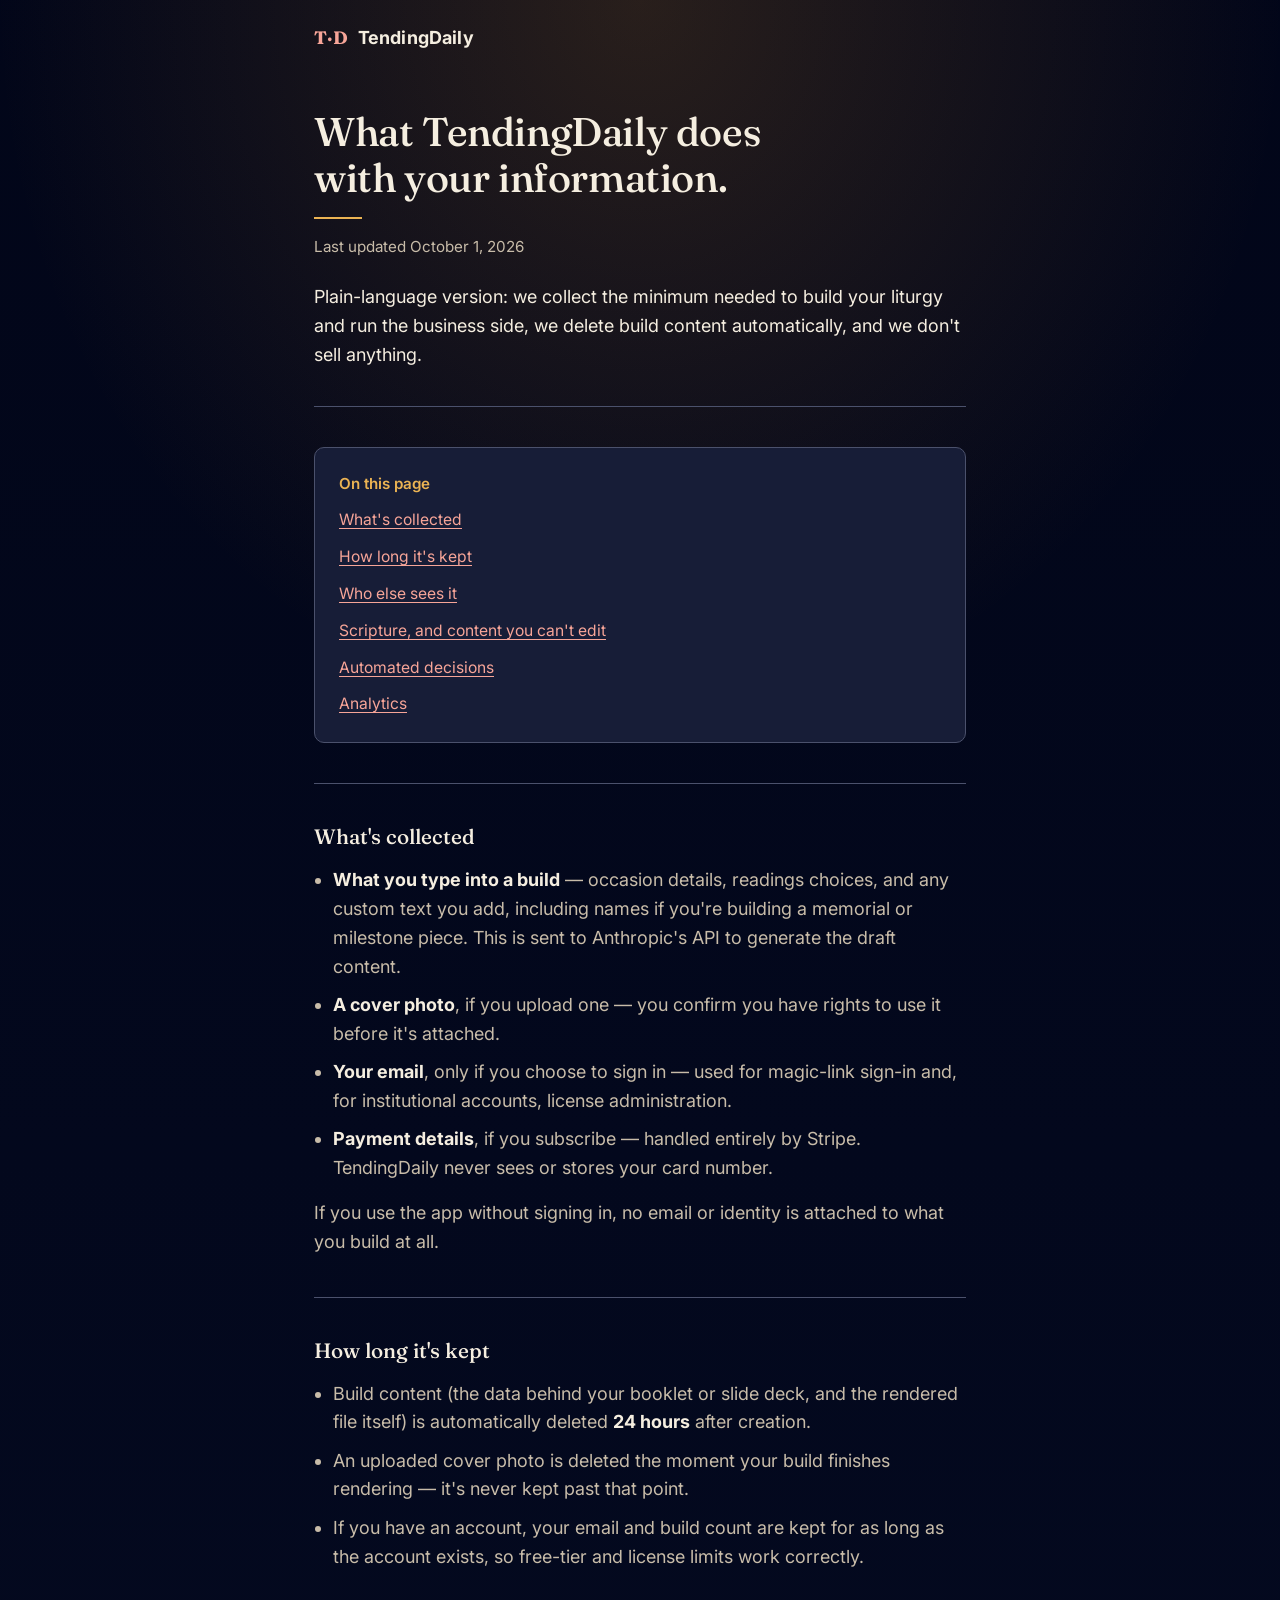
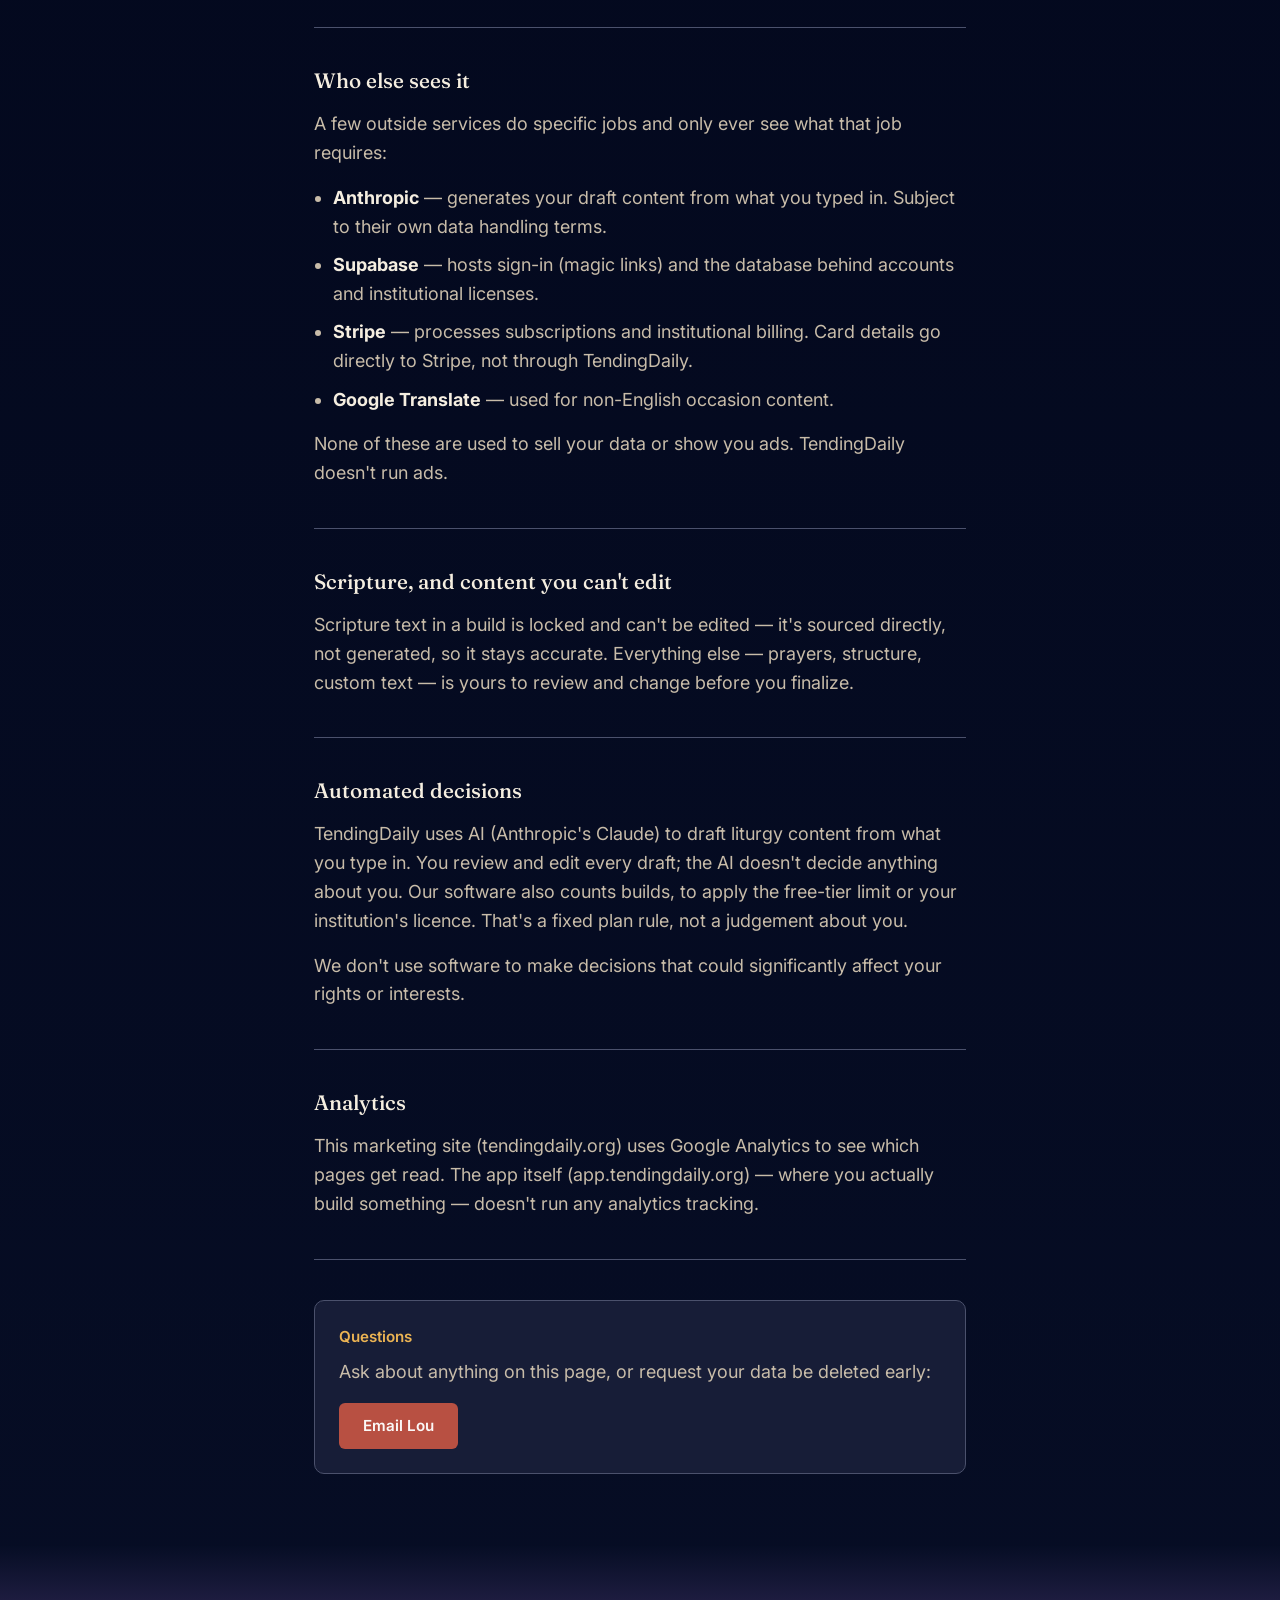
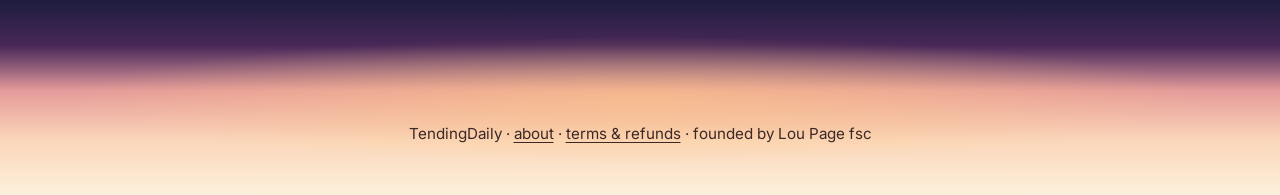
<file: privacy.html>
<!DOCTYPE html>
<html lang="en">
<head>
<meta charset="UTF-8">
<meta name="viewport" content="width=device-width, initial-scale=1">
<title>Privacy — TendingDaily</title>
<meta name="description" content="What TendingDaily collects, why, and how long it's kept.">
<link rel="preconnect" href="https://fonts.googleapis.com">
<link rel="preconnect" href="https://fonts.gstatic.com" crossorigin>
<link href="https://fonts.googleapis.com/css2?family=Fraunces:opsz,wght@9..144,400;9..144,500;9..144,600&family=Inter:wght@400;500;600&display=swap" rel="stylesheet">
<script async src="https://www.googletagmanager.com/gtag/js?id=G-HCT4HWGS5W"></script>
<script>
  window.dataLayer = window.dataLayer || [];
  function gtag(){dataLayer.push(arguments);}
  gtag('js', new Date());
  gtag('config', 'G-HCT4HWGS5W');
</script>
<meta name="color-scheme" content="dark">
<link rel="stylesheet" href="/doc.css">
</head>
<body>

<header class="site">
  <a href="/">
    <span class="mark">T·D</span>
    <span class="name">TendingDaily</span>
  </a>
</header>

<main class="wrap">

  <section class="hero">
    <h1>What TendingDaily does with your information.</h1>
    <p class="meta">Last updated October 1, 2026</p>
    <p class="lead">Plain-language version: we collect the minimum needed to build your liturgy and run the business side, we delete build content automatically, and we don't sell anything.</p>
  </section>

  <section>
    <div class="card">
      <p class="kicker">On this page</p>
      <ul class="toc">
        <li><a href="#collected">What's collected</a></li>
        <li><a href="#retention">How long it's kept</a></li>
        <li><a href="#third-parties">Who else sees it</a></li>
        <li><a href="#scripture">Scripture, and content you can't edit</a></li>
        <li><a href="#automated">Automated decisions</a></li>
        <li><a href="#analytics">Analytics</a></li>
      </ul>
    </div>
  </section>

  <section>
    <h2 id="collected">What's collected</h2>
    <ul>
      <li><strong>What you type into a build</strong> — occasion details, readings choices, and any custom text you add, including names if you're building a memorial or milestone piece. This is sent to Anthropic's API to generate the draft content.</li>
      <li><strong>A cover photo</strong>, if you upload one — you confirm you have rights to use it before it's attached.</li>
      <li><strong>Your email</strong>, only if you choose to sign in — used for magic-link sign-in and, for institutional accounts, license administration.</li>
      <li><strong>Payment details</strong>, if you subscribe — handled entirely by Stripe. TendingDaily never sees or stores your card number.</li>
    </ul>
    <p>If you use the app without signing in, no email or identity is attached to what you build at all.</p>
  </section>

  <section>
    <h2 id="retention">How long it's kept</h2>
    <ul>
      <li>Build content (the data behind your booklet or slide deck, and the rendered file itself) is automatically deleted <strong>24 hours</strong> after creation.</li>
      <li>An uploaded cover photo is deleted the moment your build finishes rendering — it's never kept past that point.</li>
      <li>If you have an account, your email and build count are kept for as long as the account exists, so free-tier and license limits work correctly.</li>
    </ul>
  </section>

  <section>
    <h2 id="third-parties">Who else sees it</h2>
    <p>A few outside services do specific jobs and only ever see what that job requires:</p>
    <ul>
      <li><strong>Anthropic</strong> — generates your draft content from what you typed in. Subject to their own data handling terms.</li>
      <li><strong>Supabase</strong> — hosts sign-in (magic links) and the database behind accounts and institutional licenses.</li>
      <li><strong>Stripe</strong> — processes subscriptions and institutional billing. Card details go directly to Stripe, not through TendingDaily.</li>
      <li><strong>Google Translate</strong> — used for non-English occasion content.</li>
    </ul>
    <p>None of these are used to sell your data or show you ads. TendingDaily doesn't run ads.</p>
  </section>

  <section>
    <h2 id="scripture">Scripture, and content you can't edit</h2>
    <p>Scripture text in a build is locked and can't be edited — it's sourced directly, not generated, so it stays accurate. Everything else — prayers, structure, custom text — is yours to review and change before you finalize.</p>
  </section>

  <section>
    <h2 id="automated">Automated decisions</h2>
    <p>TendingDaily uses AI (Anthropic's Claude) to draft liturgy content from what you type in. You review and edit every draft; the AI doesn't decide anything about you. Our software also counts builds, to apply the free-tier limit or your institution's licence. That's a fixed plan rule, not a judgement about you.</p>
    <p>We don't use software to make decisions that could significantly affect your rights or interests.</p>
  </section>

  <section>
    <h2 id="analytics">Analytics</h2>
    <p>This marketing site (tendingdaily.org) uses Google Analytics to see which pages get read. The app itself (app.tendingdaily.org) — where you actually build something — doesn't run any analytics tracking.</p>
  </section>

  <section>
    <div class="card">
      <p class="kicker">Questions</p>
      <p style="margin-bottom:1rem;">Ask about anything on this page, or request your data be deleted early:</p>
      <a class="btn" href="mailto:ourenglish2019@gmail.com?subject=TendingDaily%20privacy" onclick="gtag('event','privacy_contact_click')">Email Lou</a>
    </div>
  </section>

</main>

<footer>
  <p>TendingDaily &middot; <a href="/about.html">about</a> &middot; <a href="/terms.html">terms &amp; refunds</a> &middot; founded by Lou Page fsc</p>
</footer>

</body>
</html>
</file>
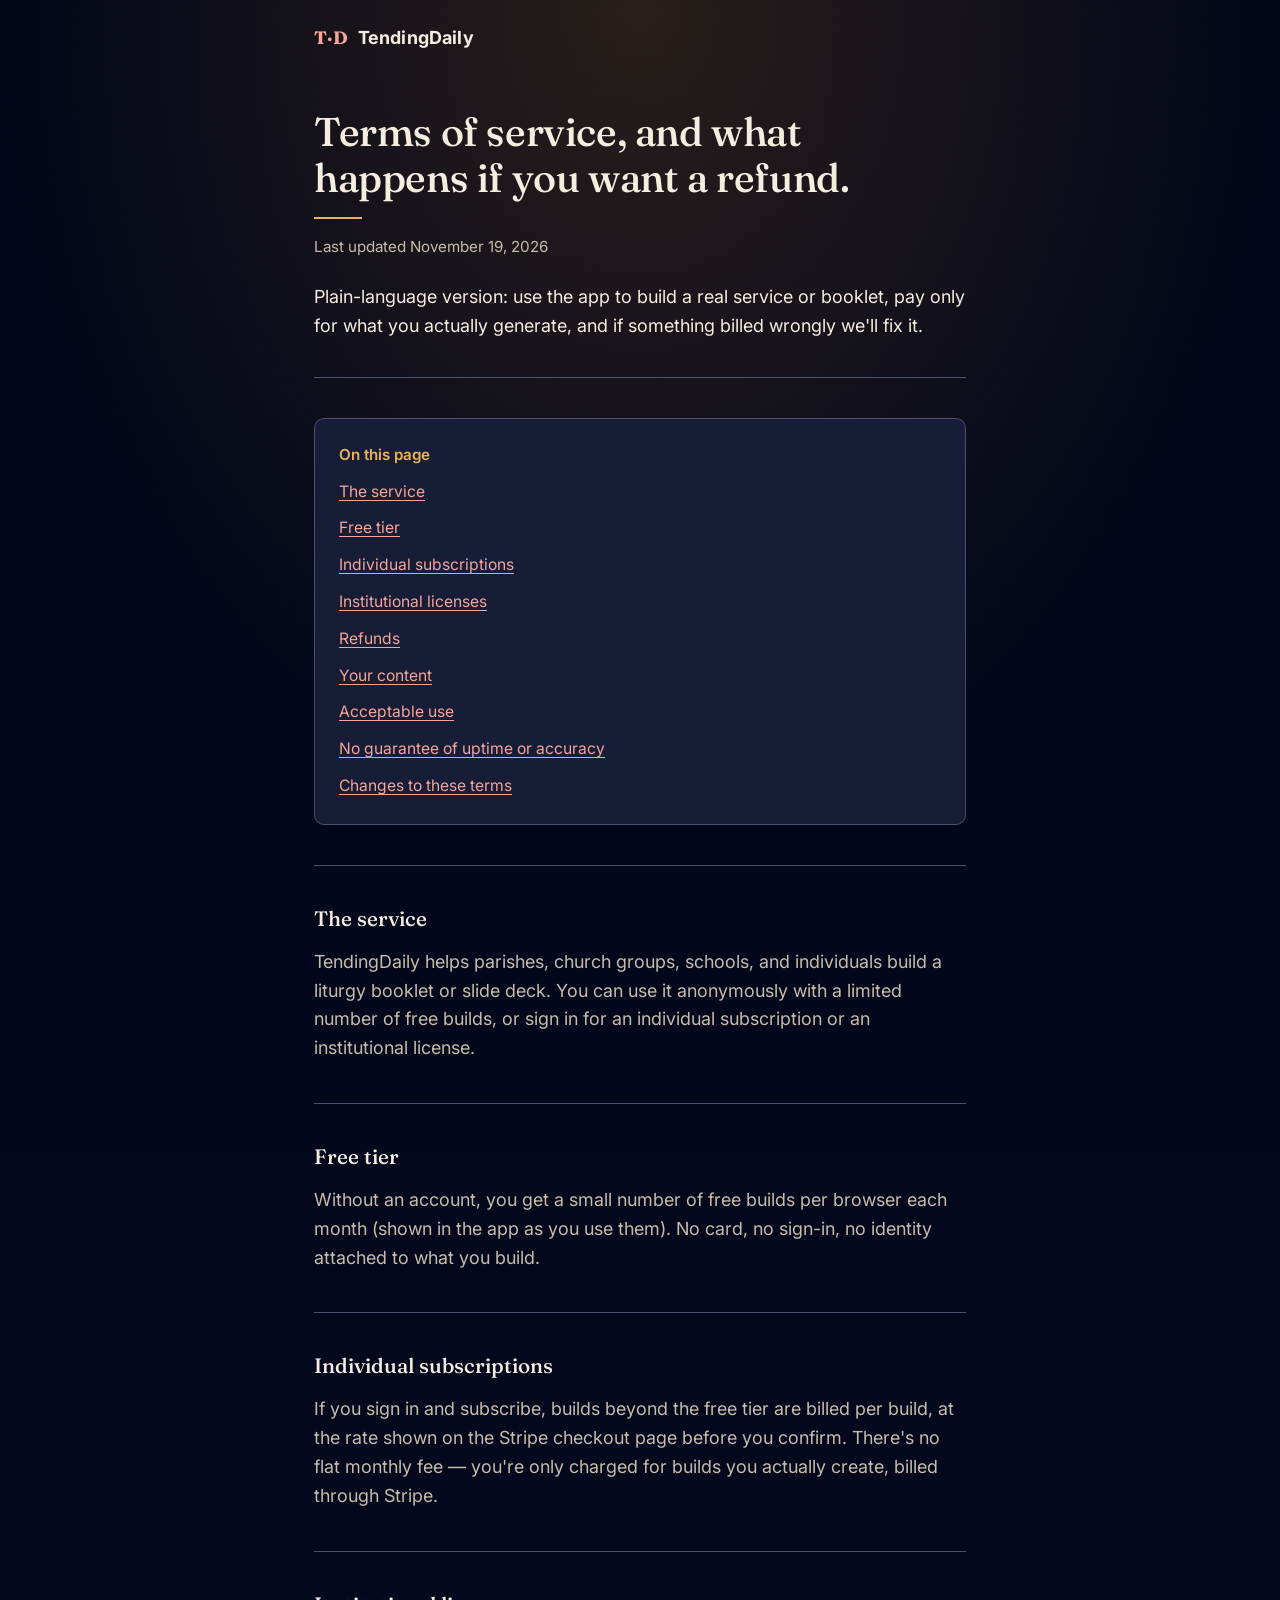
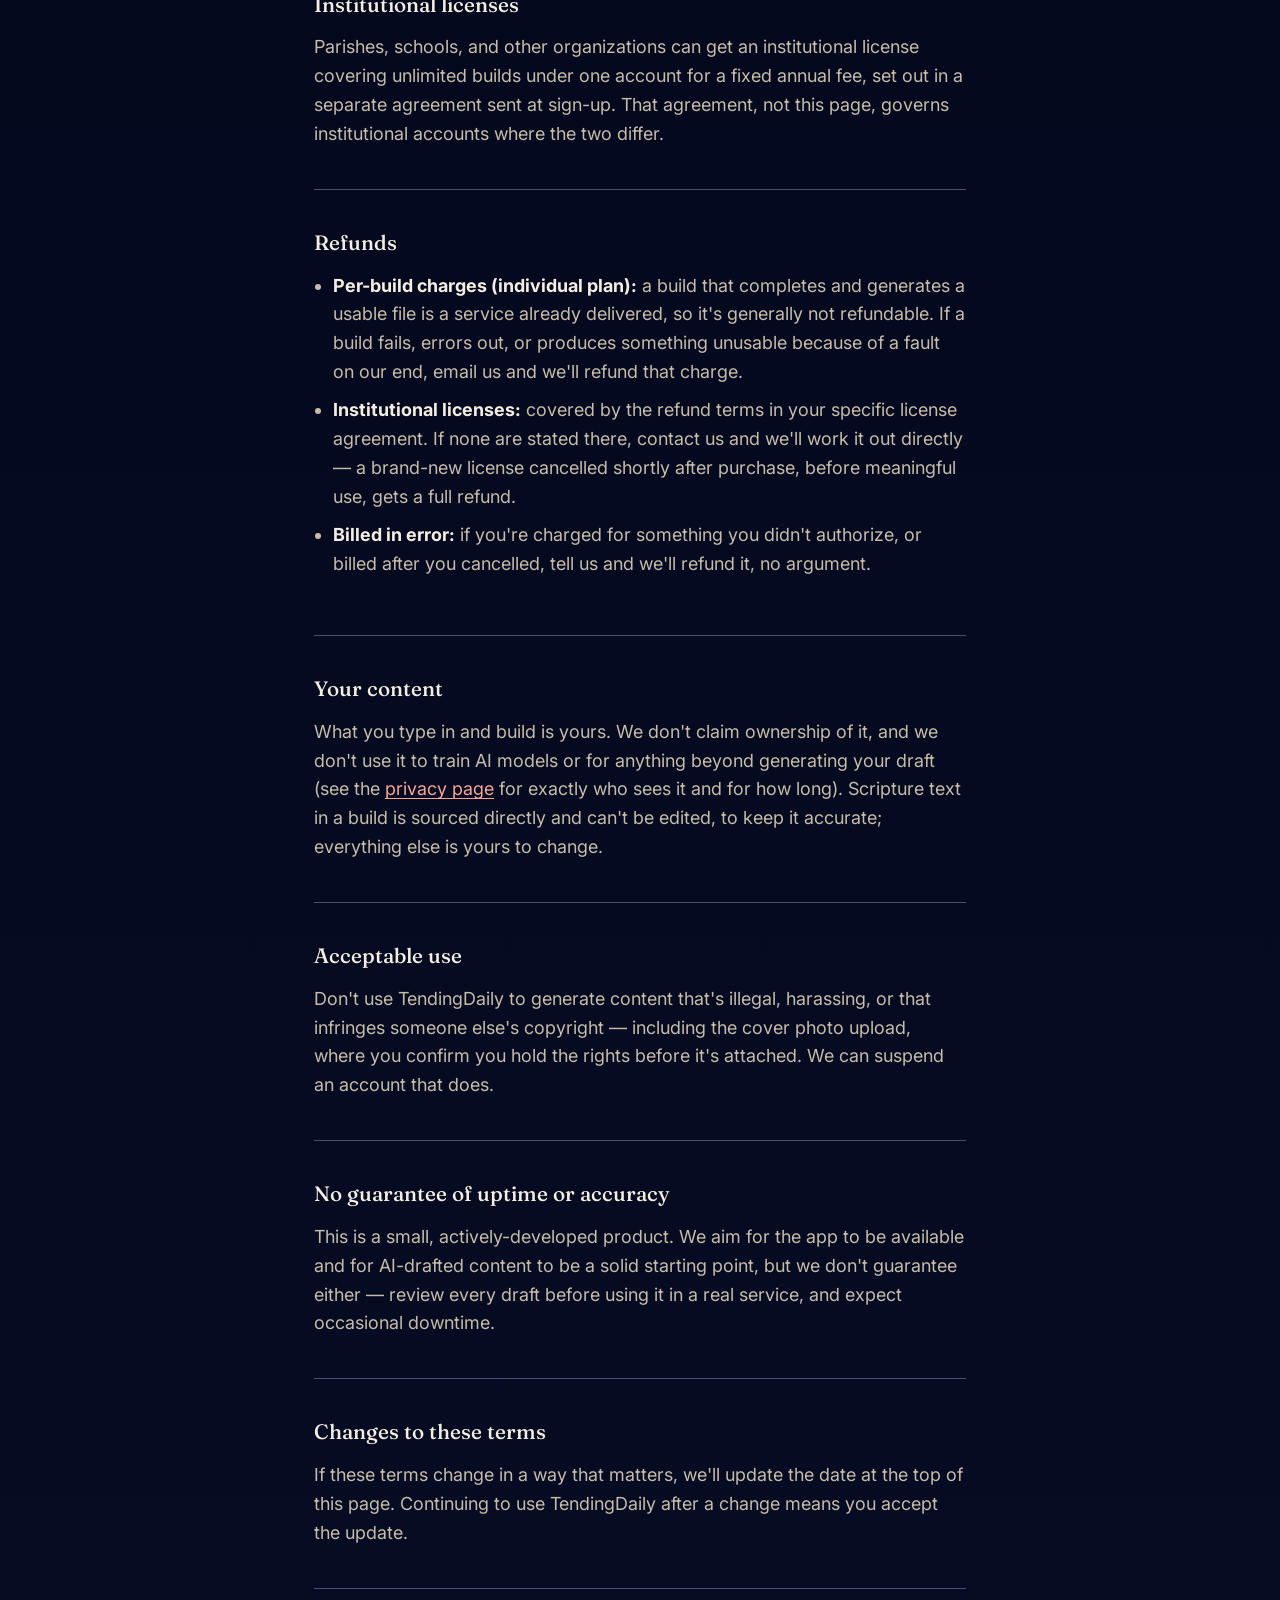
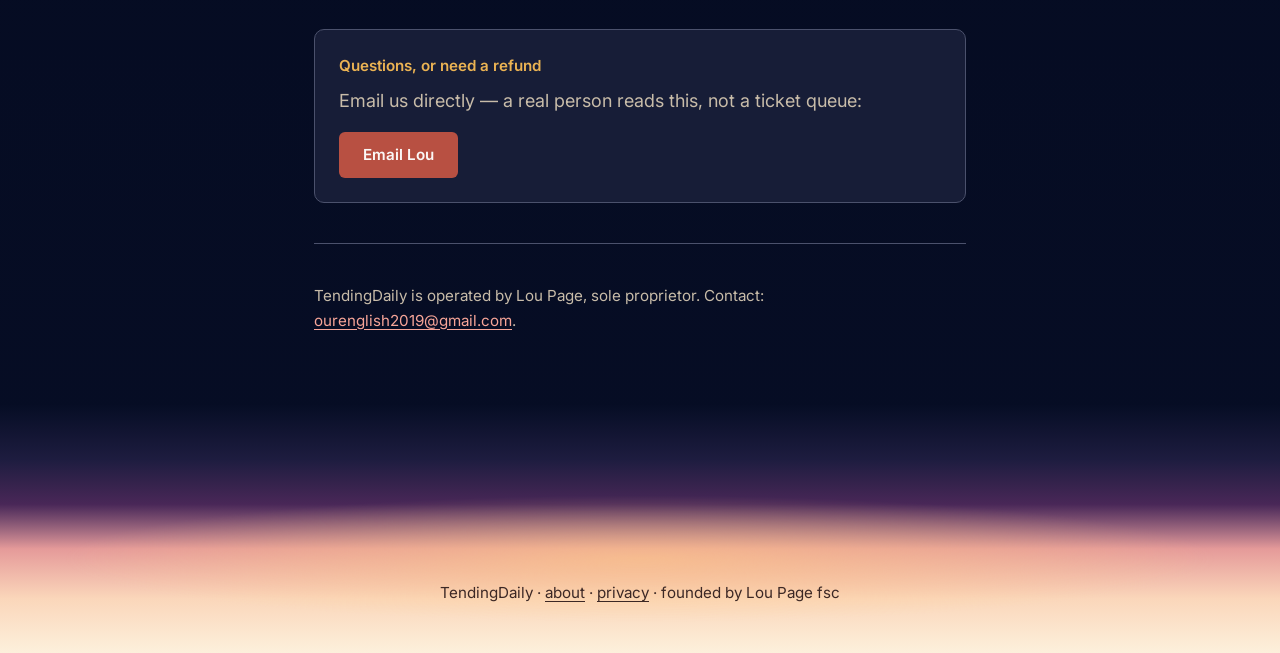
<file: terms.html>
<!DOCTYPE html>
<html lang="en">
<head>
<meta charset="UTF-8">
<meta name="viewport" content="width=device-width, initial-scale=1">
<title>Terms &amp; Refunds — TendingDaily</title>
<meta name="description" content="TendingDaily's terms of service and refund policy, in plain language.">
<link rel="preconnect" href="https://fonts.googleapis.com">
<link rel="preconnect" href="https://fonts.gstatic.com" crossorigin>
<link href="https://fonts.googleapis.com/css2?family=Fraunces:opsz,wght@9..144,400;9..144,500;9..144,600&family=Inter:wght@400;500;600&display=swap" rel="stylesheet">
<script async src="https://www.googletagmanager.com/gtag/js?id=G-HCT4HWGS5W"></script>
<script>
  window.dataLayer = window.dataLayer || [];
  function gtag(){dataLayer.push(arguments);}
  gtag('js', new Date());
  gtag('config', 'G-HCT4HWGS5W');
</script>
<meta name="color-scheme" content="dark">
<link rel="stylesheet" href="/doc.css">
</head>
<body>

<header class="site">
  <a href="/">
    <span class="mark">T&middot;D</span>
    <span class="name">TendingDaily</span>
  </a>
</header>

<main class="wrap">

  <section class="hero">
    <h1>Terms of service, and what happens if you want a refund.</h1>
    <p class="meta">Last updated November 19, 2026</p>
    <p class="lead">Plain-language version: use the app to build a real service or booklet, pay only for what you actually generate, and if something billed wrongly we'll fix it.</p>
  </section>

  <section>
    <div class="card">
      <p class="kicker">On this page</p>
      <ul class="toc">
        <li><a href="#the-service">The service</a></li>
        <li><a href="#free-tier">Free tier</a></li>
        <li><a href="#individual-subscriptions">Individual subscriptions</a></li>
        <li><a href="#institutional-licenses">Institutional licenses</a></li>
        <li><a href="#refunds">Refunds</a></li>
        <li><a href="#your-content">Your content</a></li>
        <li><a href="#acceptable-use">Acceptable use</a></li>
        <li><a href="#uptime">No guarantee of uptime or accuracy</a></li>
        <li><a href="#changes">Changes to these terms</a></li>
      </ul>
    </div>
  </section>

  <section>
    <h2 id="the-service">The service</h2>
    <p>TendingDaily helps parishes, church groups, schools, and individuals build a liturgy booklet or slide deck. You can use it anonymously with a limited number of free builds, or sign in for an individual subscription or an institutional license.</p>
  </section>

  <section>
    <h2 id="free-tier">Free tier</h2>
    <p>Without an account, you get a small number of free builds per browser each month (shown in the app as you use them). No card, no sign-in, no identity attached to what you build.</p>
  </section>

  <section>
    <h2 id="individual-subscriptions">Individual subscriptions</h2>
    <p>If you sign in and subscribe, builds beyond the free tier are billed per build, at the rate shown on the Stripe checkout page before you confirm. There's no flat monthly fee — you're only charged for builds you actually create, billed through Stripe.</p>
  </section>

  <section>
    <h2 id="institutional-licenses">Institutional licenses</h2>
    <p>Parishes, schools, and other organizations can get an institutional license covering unlimited builds under one account for a fixed annual fee, set out in a separate agreement sent at sign-up. That agreement, not this page, governs institutional accounts where the two differ.</p>
  </section>

  <section>
    <h2 id="refunds">Refunds</h2>
    <ul>
      <li><strong>Per-build charges (individual plan):</strong> a build that completes and generates a usable file is a service already delivered, so it's generally not refundable. If a build fails, errors out, or produces something unusable because of a fault on our end, email us and we'll refund that charge.</li>
      <li><strong>Institutional licenses:</strong> covered by the refund terms in your specific license agreement. If none are stated there, contact us and we'll work it out directly — a brand-new license cancelled shortly after purchase, before meaningful use, gets a full refund.</li>
      <li><strong>Billed in error:</strong> if you're charged for something you didn't authorize, or billed after you cancelled, tell us and we'll refund it, no argument.</li>
    </ul>
  </section>

  <section>
    <h2 id="your-content">Your content</h2>
    <p>What you type in and build is yours. We don't claim ownership of it, and we don't use it to train AI models or for anything beyond generating your draft (see the <a href="/privacy.html">privacy page</a> for exactly who sees it and for how long). Scripture text in a build is sourced directly and can't be edited, to keep it accurate; everything else is yours to change.</p>
  </section>

  <section>
    <h2 id="acceptable-use">Acceptable use</h2>
    <p>Don't use TendingDaily to generate content that's illegal, harassing, or that infringes someone else's copyright — including the cover photo upload, where you confirm you hold the rights before it's attached. We can suspend an account that does.</p>
  </section>

  <section>
    <h2 id="uptime">No guarantee of uptime or accuracy</h2>
    <p>This is a small, actively-developed product. We aim for the app to be available and for AI-drafted content to be a solid starting point, but we don't guarantee either — review every draft before using it in a real service, and expect occasional downtime.</p>
  </section>

  <section>
    <h2 id="changes">Changes to these terms</h2>
    <p>If these terms change in a way that matters, we'll update the date at the top of this page. Continuing to use TendingDaily after a change means you accept the update.</p>
  </section>

  <section>
    <div class="card">
      <p class="kicker">Questions, or need a refund</p>
      <p style="margin-bottom:1rem;">Email us directly — a real person reads this, not a ticket queue:</p>
      <a class="btn" href="mailto:ourenglish2019@gmail.com?subject=TendingDaily%20billing" onclick="gtag('event','terms_contact_click')">Email Lou</a>
    </div>
  </section>

  <section>
    <p class="meta">TendingDaily is operated by Lou Page, sole proprietor. Contact: <a href="mailto:ourenglish2019@gmail.com">ourenglish2019@gmail.com</a>.</p>
  </section>

</main>

<footer>
  <p>TendingDaily &middot; <a href="/about.html">about</a> &middot; <a href="/privacy.html">privacy</a> &middot; founded by Lou Page fsc</p>
</footer>

</body>
</html>
</file>
<file: doc.css>
/* Shared styles for about / privacy / terms. Same dark-to-light journey as
   the landing page and the wizard: midnight navy content, then a text-free
   horizon footer through dusk plum and dawn rose to morning cream. */
:root {
  --terracotta: oklch(56.2% 0.138 29.8);
  --terracotta-deep: oklch(49.5% 0.124 29.2);
  --terracotta-banked: oklch(38% 0.10 29.5);
  --on-terracotta: oklch(98.2% 0.004 53);

  /* night tokens */
  --ink: oklch(95% 0.02 85);
  --ink-soft: oklch(80% 0.03 80);
  --gold: oklch(80% 0.13 78);
  --gold-deep: oklch(86% 0.12 82);
  --vellum: oklch(24% 0.05 272);
  --vellum-deep: oklch(31% 0.055 275);
  --border: oklch(44% 0.045 275);
  --link: oklch(80% 0.10 30);

  --font-display: 'Fraunces', Georgia, 'Times New Roman', serif;
  --font-body: 'Inter', -apple-system, BlinkMacSystemFont, 'Segoe UI', sans-serif;
  --radius-sm: 6px;
  --radius-md: 10px;
  --ease-out: cubic-bezier(0.23, 1, 0.32, 1);
}

* { box-sizing: border-box; }
html { scroll-behavior: smooth; color-scheme: dark; background: linear-gradient(oklch(13% 0.045 265) 50%, oklch(96% 0.03 80) 50%); }
body {
  margin: 0;
  min-height: 100vh;
  display: flex;
  flex-direction: column;
  color: var(--ink);
  font-family: var(--font-body);
  font-size: 1.125rem;
  line-height: 1.6;
  -webkit-font-smoothing: antialiased;
  background:
    radial-gradient(70% 30% at 50% 0%, oklch(66% 0.13 70 / 0.2), transparent 72%),
    linear-gradient(180deg, oklch(13% 0.045 265), oklch(17% 0.05 268));
}

.wrap { max-width: 700px; width: 100%; margin: 0 auto; padding: 0 1.5rem; flex: 1; }

header.site {
  display: flex;
  align-items: baseline;
  width: 100%;
  max-width: 700px;
  margin: 0 auto;
  padding: 1.5rem 1.5rem;
}
header.site a { display: flex; align-items: baseline; gap: 0.6rem; text-decoration: none; color: inherit; }
header.site a:focus-visible { outline: 2px solid var(--gold); outline-offset: 4px; border-radius: var(--radius-sm); }
header.site .mark { font-family: var(--font-display); font-weight: 700; color: var(--link); letter-spacing: 0.02em; }
header.site .name { font-weight: 700; letter-spacing: 0.01em; }

section { padding: 2.5rem 0; }
section.hero { padding-top: 2rem; padding-bottom: 2.25rem; }
section + section { border-top: 1px solid var(--border); }

h1, h2 { font-family: var(--font-display); font-weight: 500; color: var(--ink); margin: 0 0 1rem; text-wrap: balance; }
h1 { font-size: clamp(1.9rem, 4.5vw, 2.5rem); line-height: 1.15; letter-spacing: -0.01em; }
/* Rubric Rule under the page title only */
h1::after { content: ""; display: block; width: 48px; height: 2px; background: var(--gold); margin-top: 1rem; }
h2 { font-size: 1.3rem; line-height: 1.25; scroll-margin-top: 1.5rem; }

p { color: var(--ink-soft); margin: 0 0 1rem; max-width: 65ch; }
p:last-child { margin-bottom: 0; }
p.lead { color: var(--ink); }
ul { color: var(--ink-soft); margin: 0 0 1rem; padding-left: 1.2rem; max-width: 65ch; }
li { margin-bottom: 0.6rem; }
li:last-child { margin-bottom: 0; }
li strong { color: var(--ink); }

main a:not(.btn) { color: var(--link); text-underline-offset: 3px; }
main a:not(.btn):focus-visible { outline: 2px solid var(--gold); outline-offset: 2px; border-radius: 2px; }
@media (hover: hover) and (pointer: fine) { main a:not(.btn):hover { color: var(--ink); } }

.meta { font-size: 0.95rem; color: var(--ink-soft); margin: 0 0 1.5rem; }
.toc { list-style: none; margin: 0; padding: 0; display: flex; flex-direction: column; gap: 0.5rem; }
.toc li { margin: 0; }
.toc a { font-size: 0.98rem; }

.card {
  background: var(--vellum);
  border: 1px solid var(--border);
  border-radius: var(--radius-md);
  padding: 1.5rem;
}
.card .kicker { font-size: 0.95rem; font-weight: 600; color: var(--gold); margin: 0 0 0.6rem; }
.todo {
  background: var(--vellum);
  border: 1px dashed var(--border);
  border-radius: var(--radius-sm);
  padding: 0.8rem 1rem;
  font-size: 0.95rem;
  color: var(--gold);
}

.btn {
  display: inline-flex;
  align-items: center;
  justify-content: center;
  min-height: 46px;
  padding: 0.75rem 1.5rem;
  border-radius: var(--radius-sm);
  font-family: var(--font-body);
  font-weight: 600;
  font-size: 0.95rem;
  line-height: 1.2;
  text-decoration: none;
  background: var(--terracotta);
  color: var(--on-terracotta);
  transition: transform 160ms var(--ease-out), background-color 160ms ease;
}
.btn:active { transform: scale(0.97); background: var(--terracotta-banked); }
.btn:focus-visible { outline: 2px solid var(--gold); outline-offset: 2px; }
@media (hover: hover) and (pointer: fine) {
  .btn:hover { background: var(--terracotta-deep); }
}

/* the horizon: navy, dusk plum, dawn rose, peach, morning cream. Text sits
   in the last third, where the ground is already light. */
footer {
  --ink-soft: oklch(30% 0.03 30);
  margin-top: 2rem;
  padding: 11rem 1.5rem 3rem;
  text-align: center;
  background:
    radial-gradient(60% 34% at 50% 62%, oklch(88% 0.11 70 / 0.6), transparent 75%),
    linear-gradient(180deg,
      oklch(17% 0.05 268) 0%,
      oklch(25% 0.065 282) 22%,
      oklch(34% 0.09 315) 40%,
      oklch(76% 0.09 20) 58%,
      oklch(90% 0.055 60) 78%,
      oklch(96% 0.03 80) 100%);
}
footer p { font-size: 0.95rem; color: var(--ink-soft); max-width: none; }
footer a { color: var(--ink-soft); text-underline-offset: 3px; }
footer a:focus-visible { outline: 2px solid oklch(42% 0.12 78); outline-offset: 2px; }
</file>
